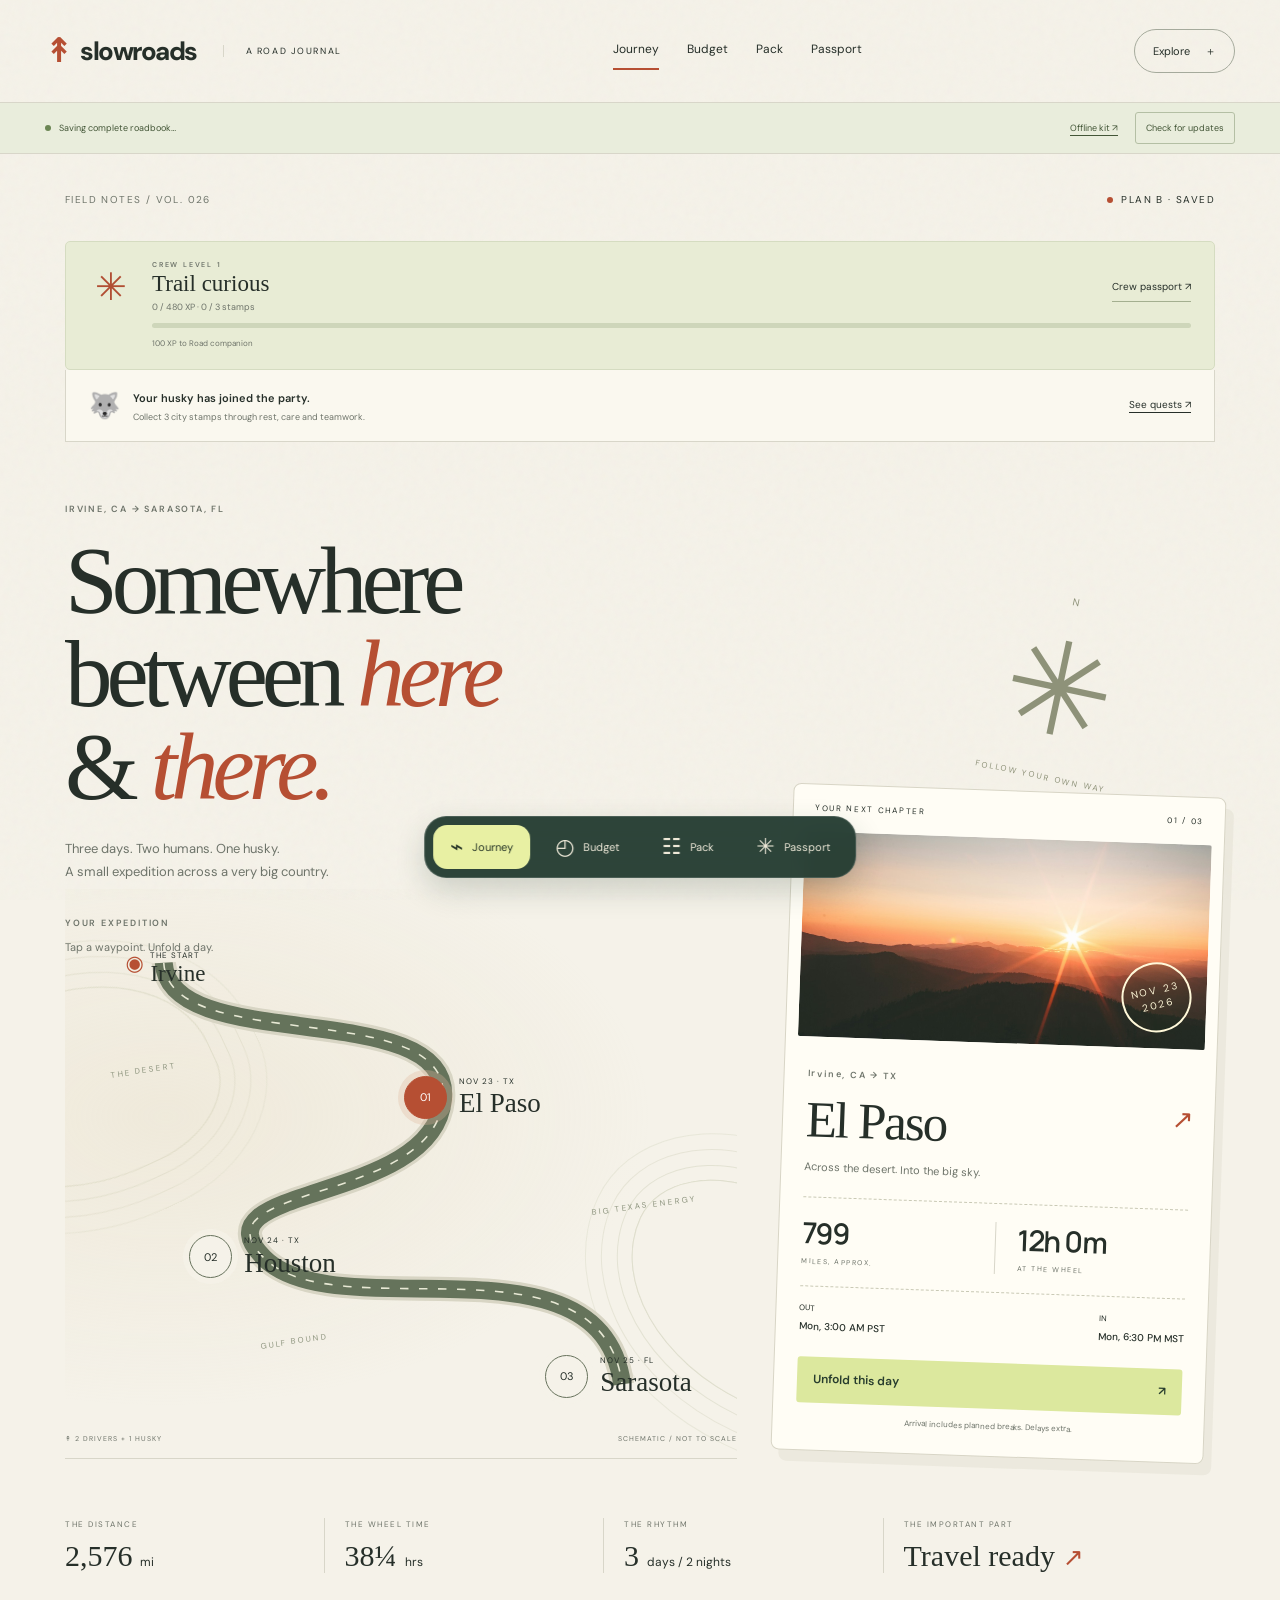
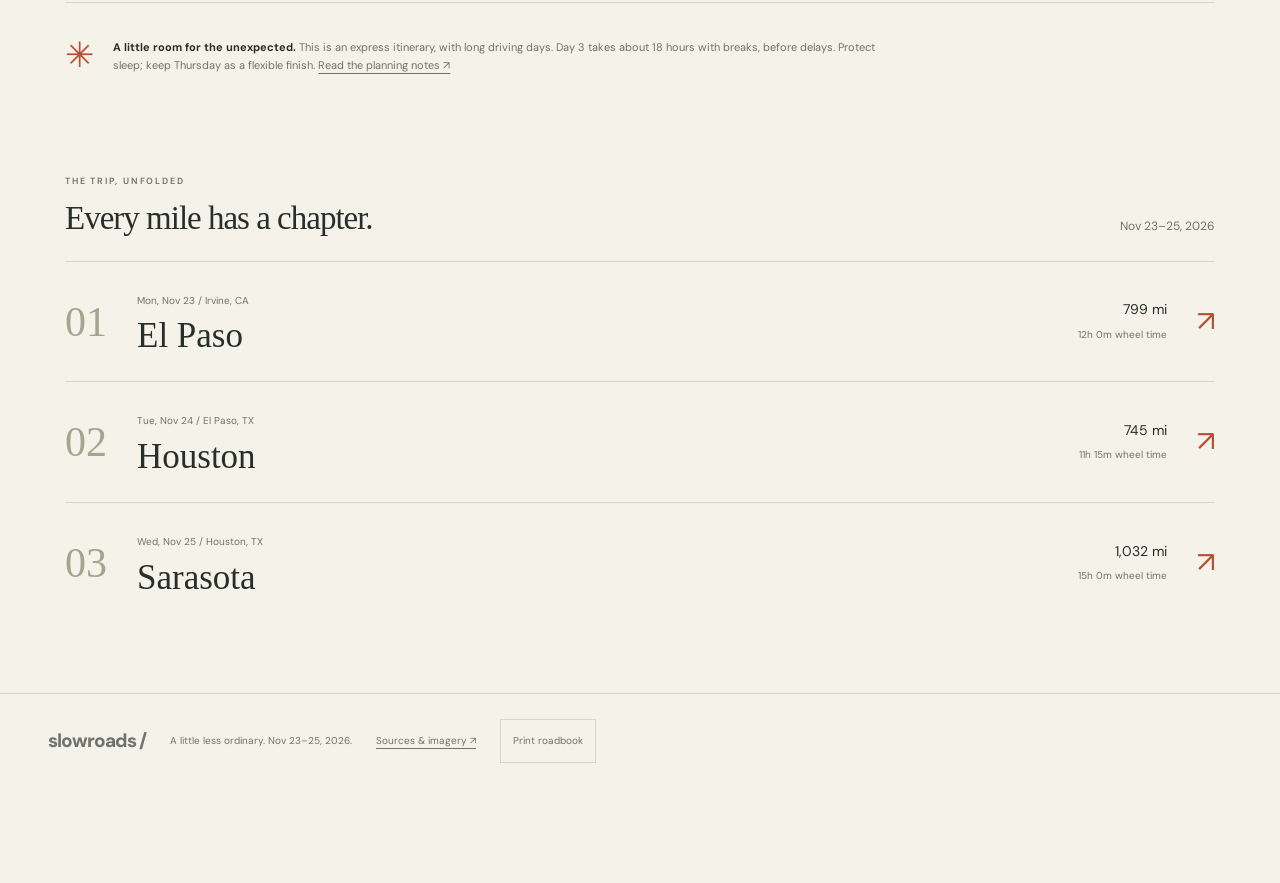
<file: index.html>
<!doctype html>
<html lang="en"><head><meta charset="utf-8"><meta name="viewport" content="width=device-width,initial-scale=1"><meta name="theme-color" content="#233e36"><meta name="description" content="Plan B: a three-day road trip from Irvine to Sarasota with two drivers and a husky."><title>Your journey — Slowroads</title><link rel="icon" href="assets/mark.svg" type="image/svg+xml"><link rel="stylesheet" href="assets/style.css"><script defer src="assets/data.js"></script><script defer src="assets/app.js"></script><script defer src="assets/game-core.js"></script><script defer src="assets/quests.js"></script><link rel="manifest" href="manifest.webmanifest"><meta name="apple-mobile-web-app-capable" content="yes"><script defer src="assets/offline.js"></script></head><body><a class="skip" href="#main">Skip to content</a><div id="app"></div><noscript>This prototype needs JavaScript to show its itinerary. The complete route data is in assets/data.js.</noscript></body></html>
</file>
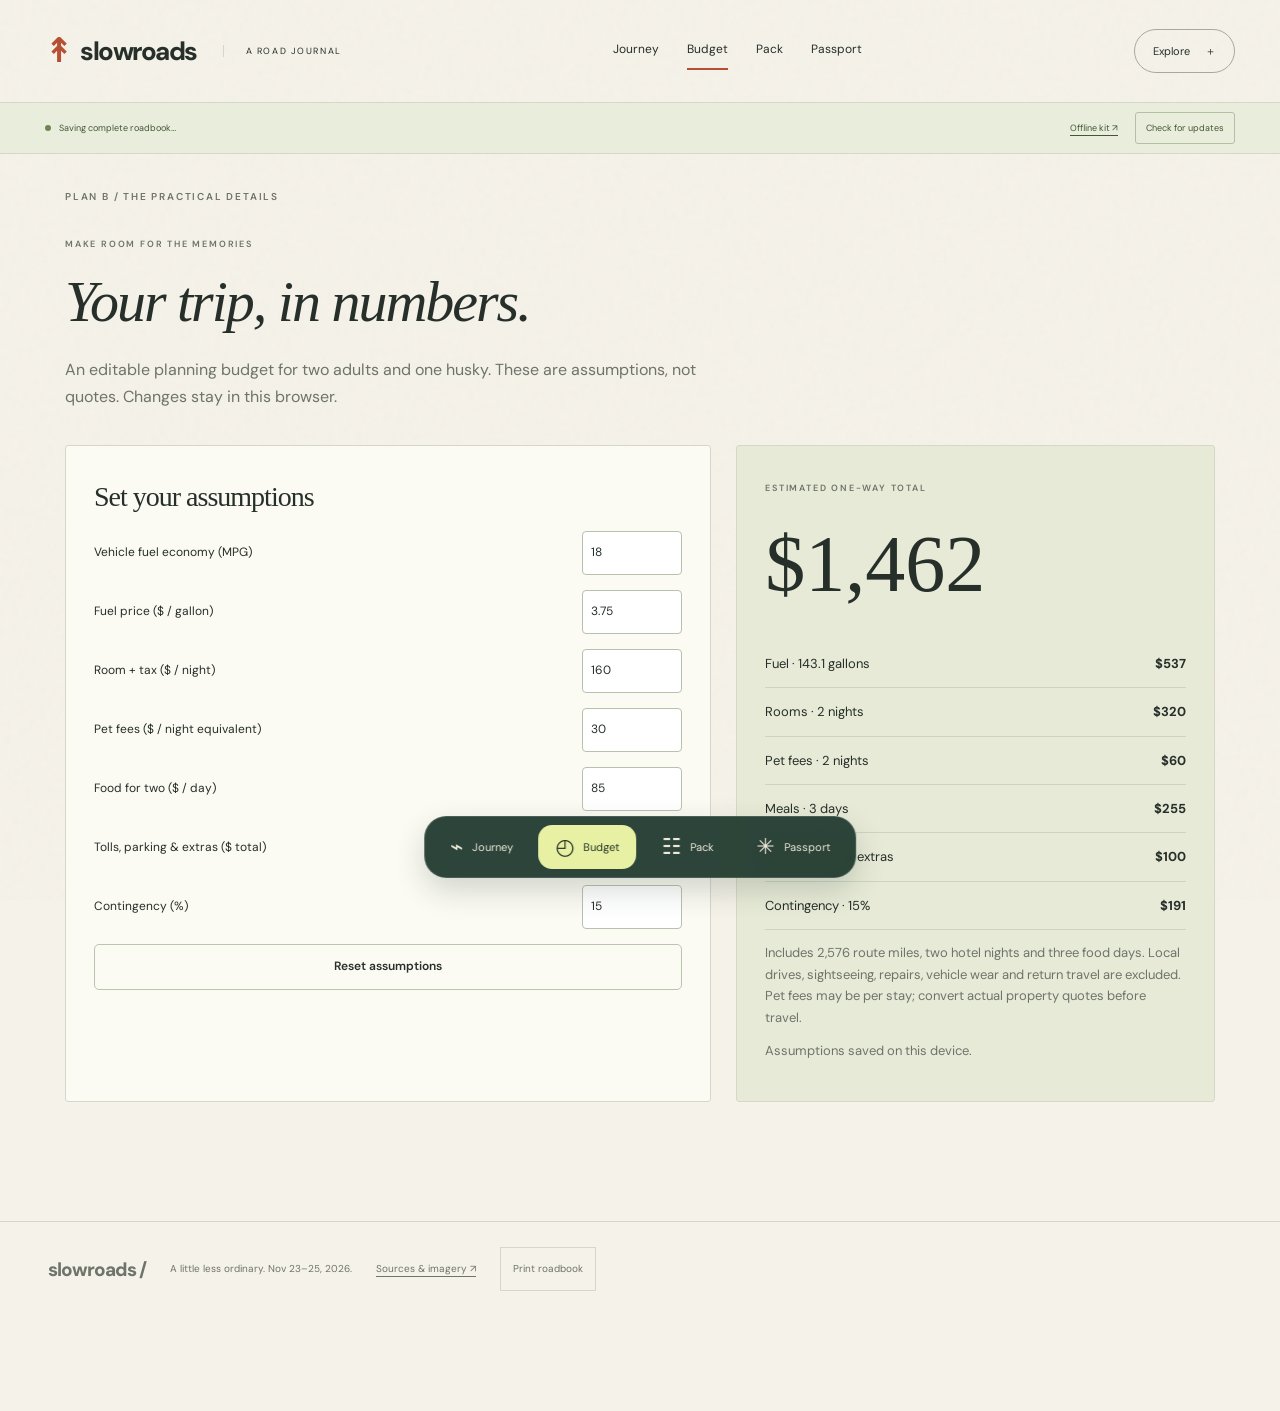
<file: budget.html>
<!doctype html>
<html lang="en"><head><meta charset="utf-8"><meta name="viewport" content="width=device-width,initial-scale=1"><meta name="theme-color" content="#233e36"><meta name="description" content="Plan B: a three-day road trip from Irvine to Sarasota with two drivers and a husky."><title>Trip budget — Slowroads</title><link rel="icon" href="assets/mark.svg" type="image/svg+xml"><link rel="stylesheet" href="assets/style.css"><script defer src="assets/data.js"></script><script defer src="assets/app.js"></script><script defer src="assets/game-core.js"></script><script defer src="assets/quests.js"></script><link rel="manifest" href="manifest.webmanifest"><meta name="apple-mobile-web-app-capable" content="yes"><script defer src="assets/offline.js"></script></head><body><a class="skip" href="#main">Skip to content</a><div id="app"></div><noscript>This prototype needs JavaScript to show its itinerary. The complete route data is in assets/data.js.</noscript></body></html>
</file>
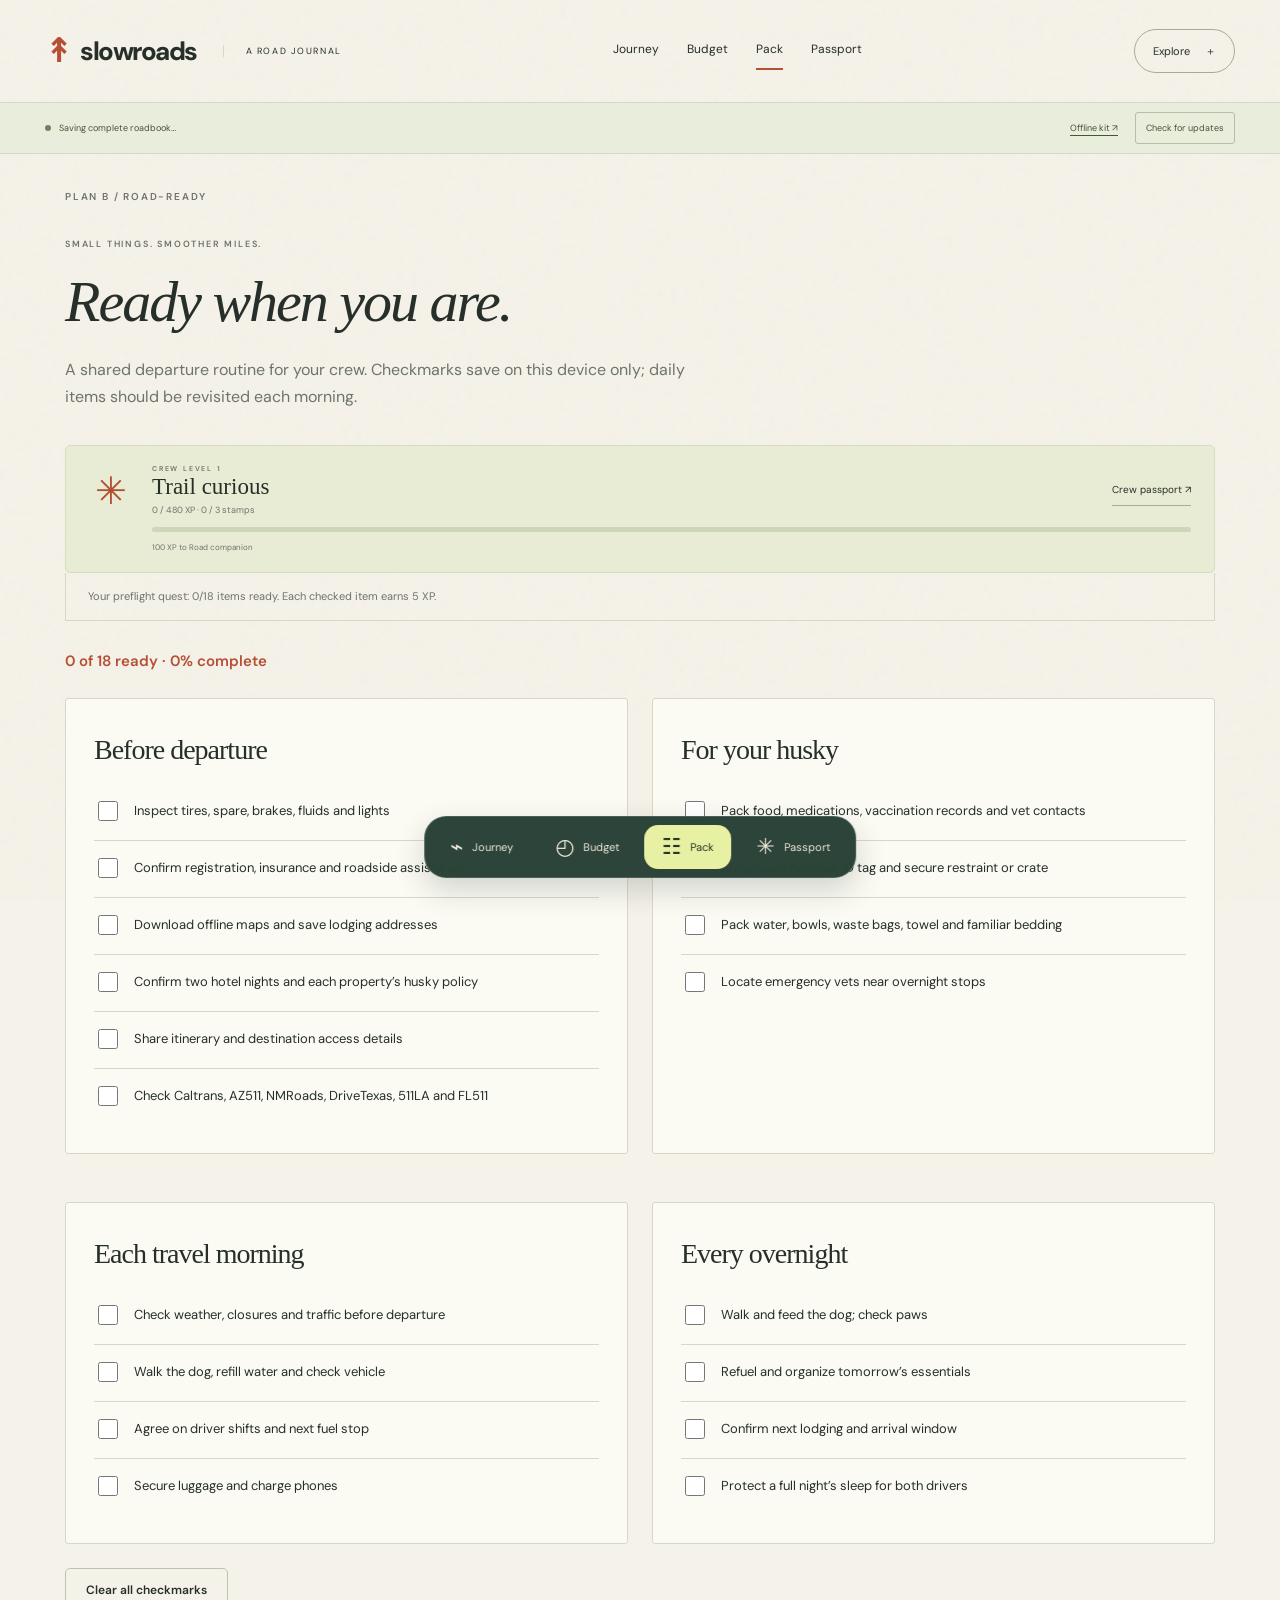
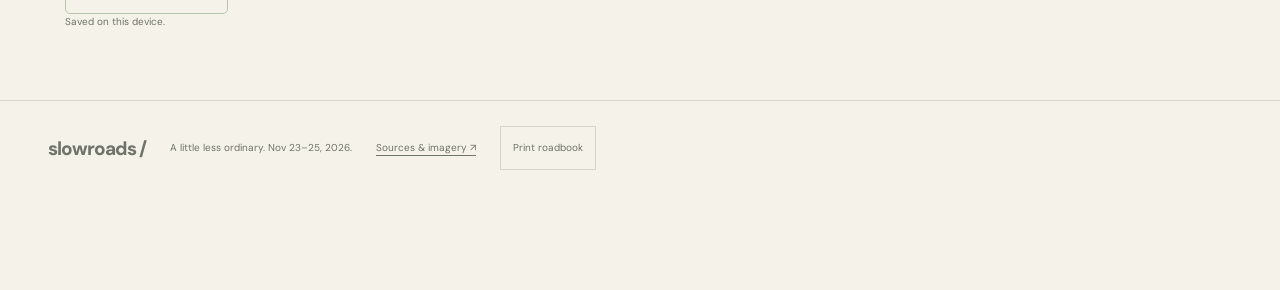
<file: checklist.html>
<!doctype html>
<html lang="en"><head><meta charset="utf-8"><meta name="viewport" content="width=device-width,initial-scale=1"><meta name="theme-color" content="#233e36"><meta name="description" content="Plan B: a three-day road trip from Irvine to Sarasota with two drivers and a husky."><title>Travel checklist — Slowroads</title><link rel="icon" href="assets/mark.svg" type="image/svg+xml"><link rel="stylesheet" href="assets/style.css"><script defer src="assets/data.js"></script><script defer src="assets/app.js"></script><script defer src="assets/game-core.js"></script><script defer src="assets/quests.js"></script><link rel="manifest" href="manifest.webmanifest"><meta name="apple-mobile-web-app-capable" content="yes"><script defer src="assets/offline.js"></script></head><body><a class="skip" href="#main">Skip to content</a><div id="app"></div><noscript>This prototype needs JavaScript to show its itinerary. The complete route data is in assets/data.js.</noscript></body></html>
</file>
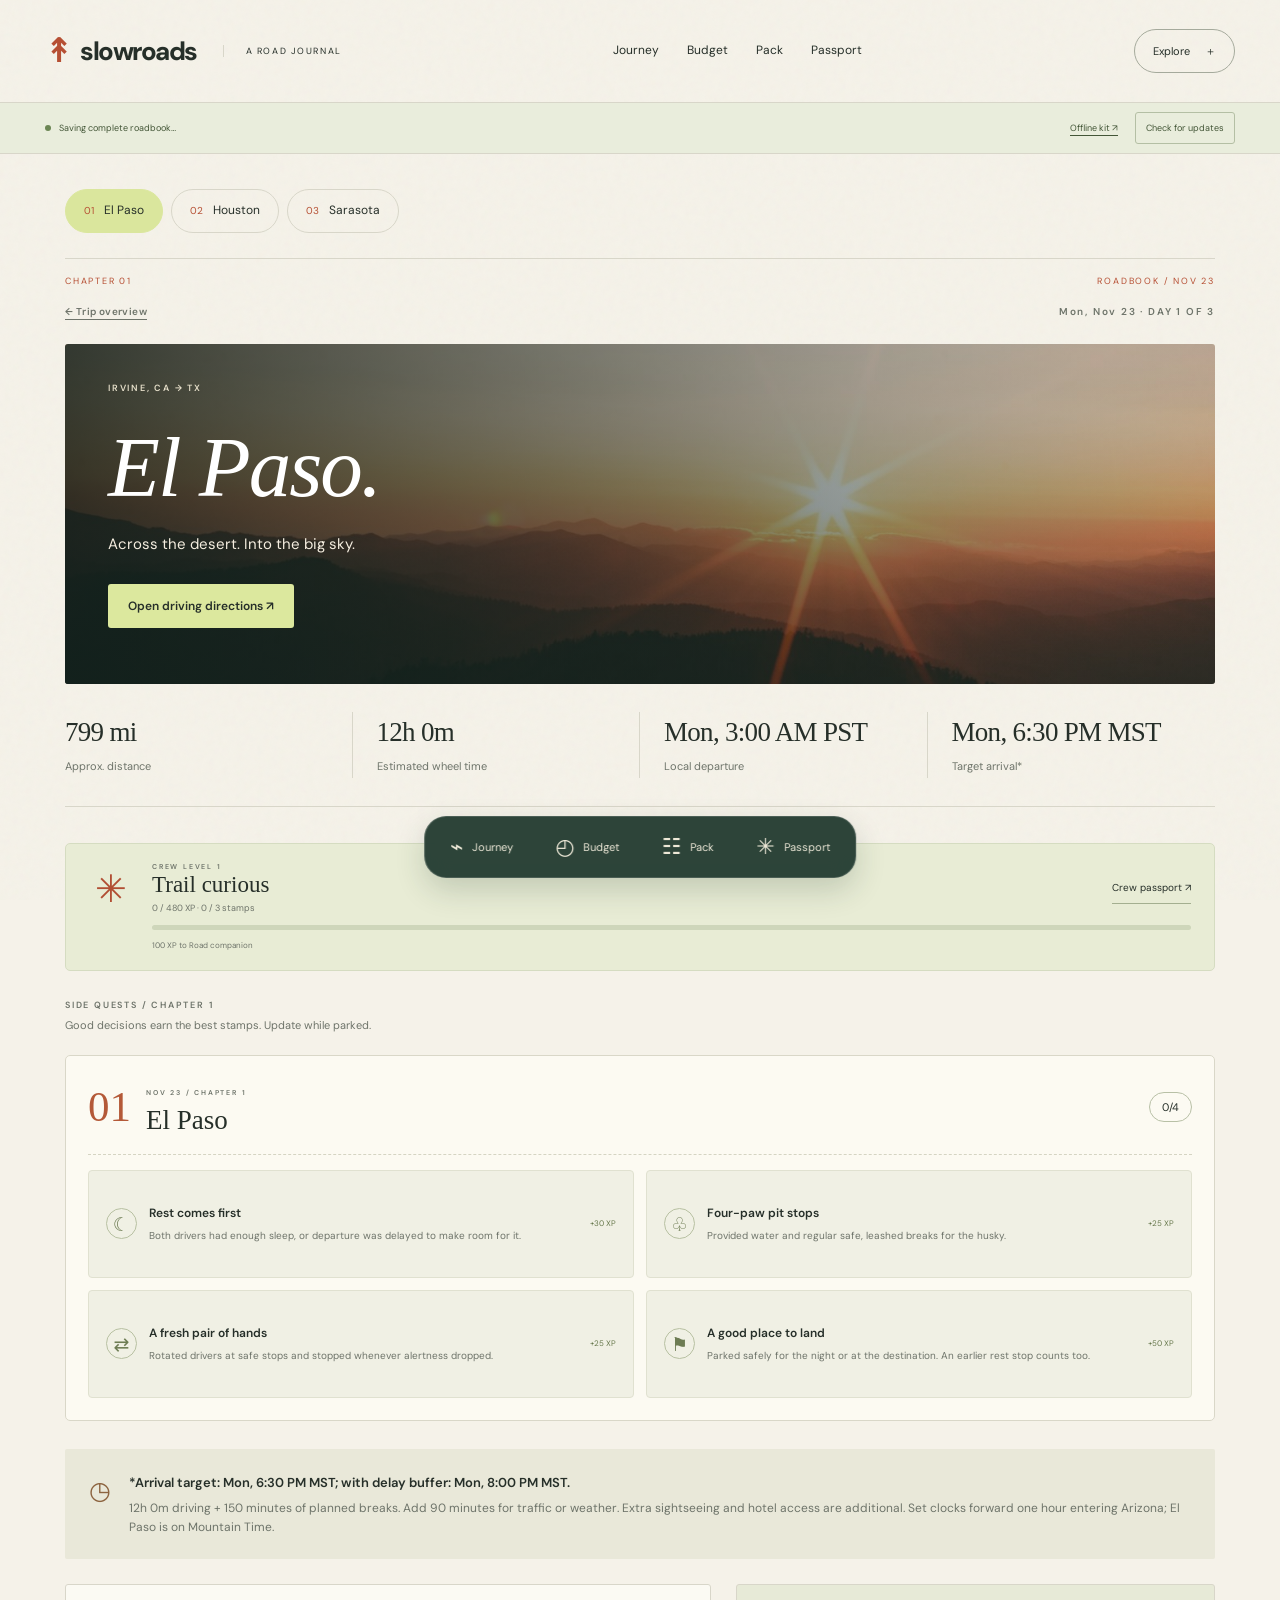
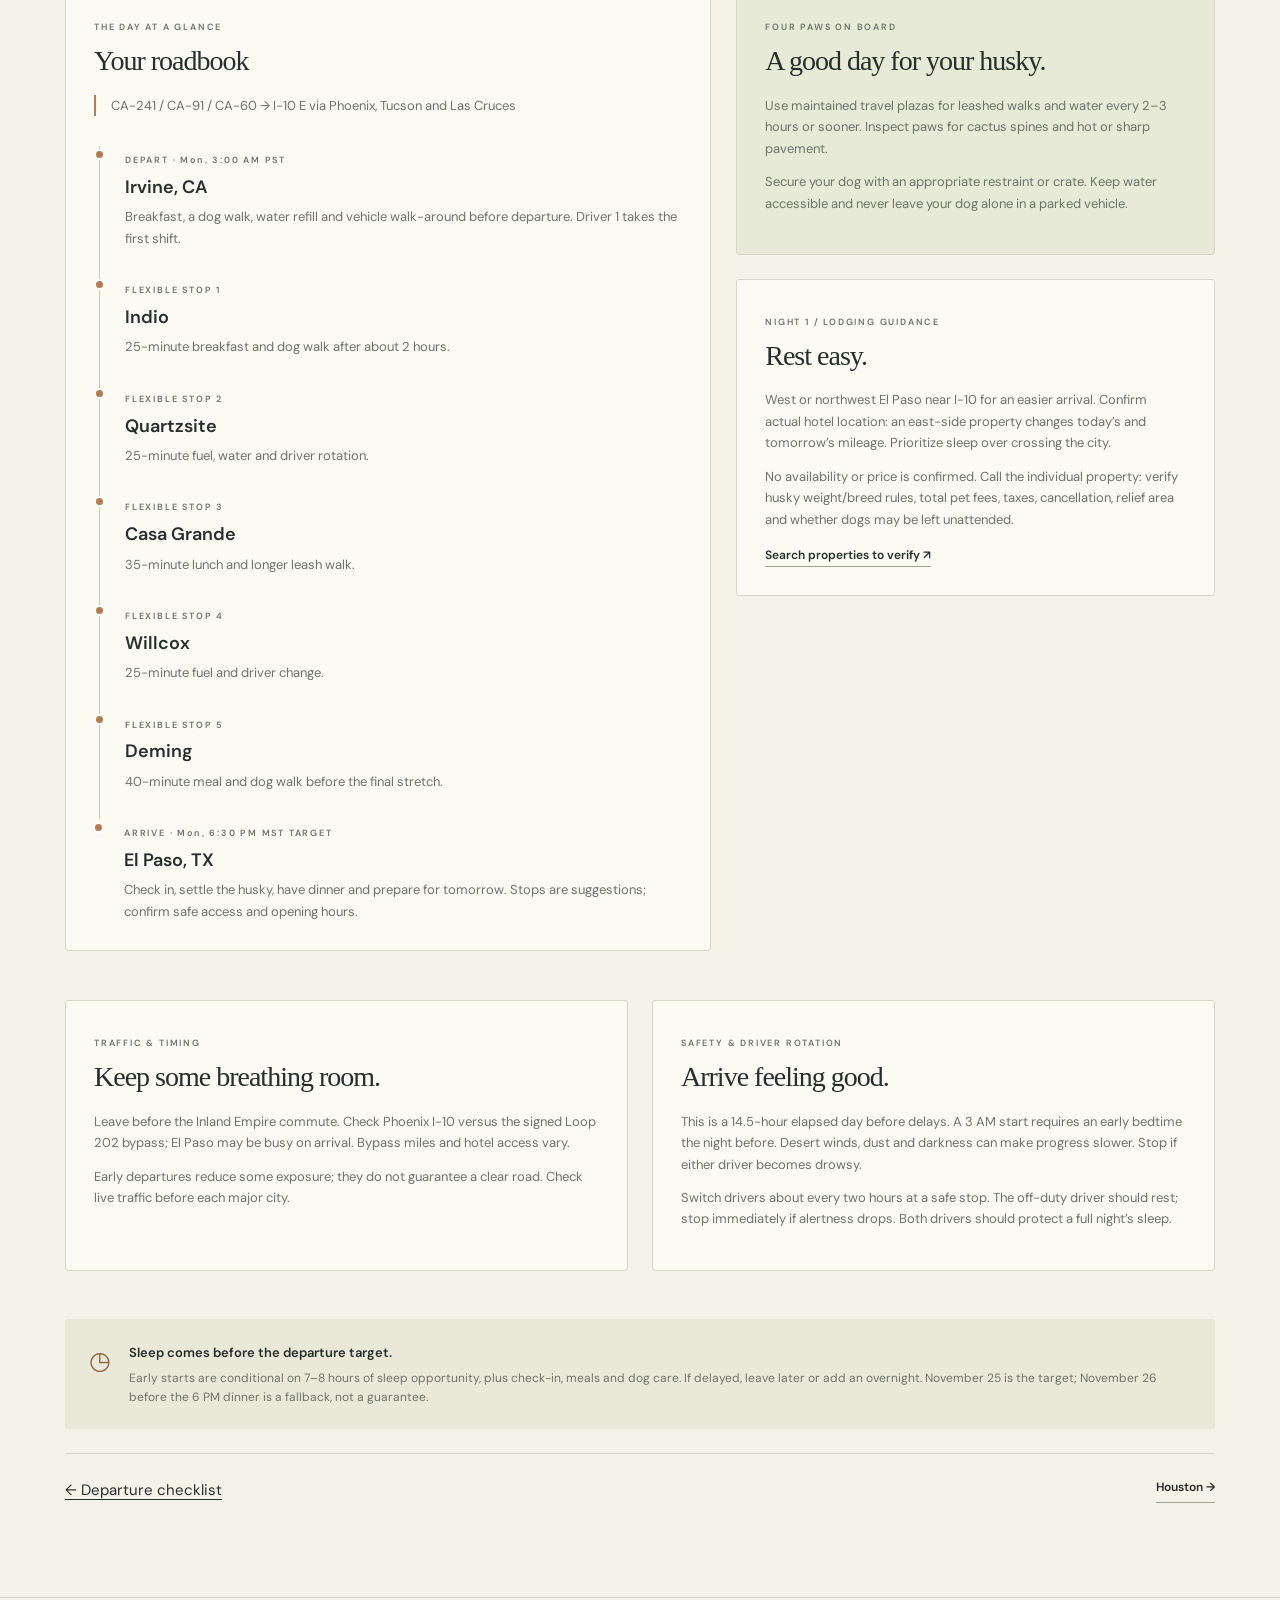
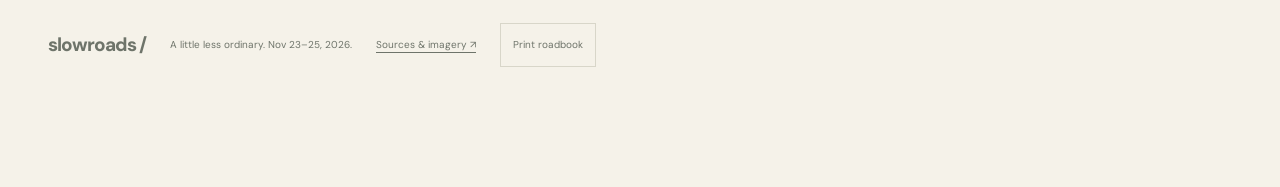
<file: day-1.html>
<!doctype html>
<html lang="en"><head><meta charset="utf-8"><meta name="viewport" content="width=device-width,initial-scale=1"><meta name="theme-color" content="#233e36"><meta name="description" content="Plan B: a three-day road trip from Irvine to Sarasota with two drivers and a husky."><title>Day 1 · El Paso — Slowroads</title><link rel="icon" href="assets/mark.svg" type="image/svg+xml"><link rel="stylesheet" href="assets/style.css"><script defer src="assets/data.js"></script><script defer src="assets/app.js"></script><script defer src="assets/game-core.js"></script><script defer src="assets/quests.js"></script><link rel="manifest" href="manifest.webmanifest"><meta name="apple-mobile-web-app-capable" content="yes"><script defer src="assets/offline.js"></script></head><body><a class="skip" href="#main">Skip to content</a><div id="app"></div><noscript>This prototype needs JavaScript to show its itinerary. The complete route data is in assets/data.js.</noscript></body></html>
</file>
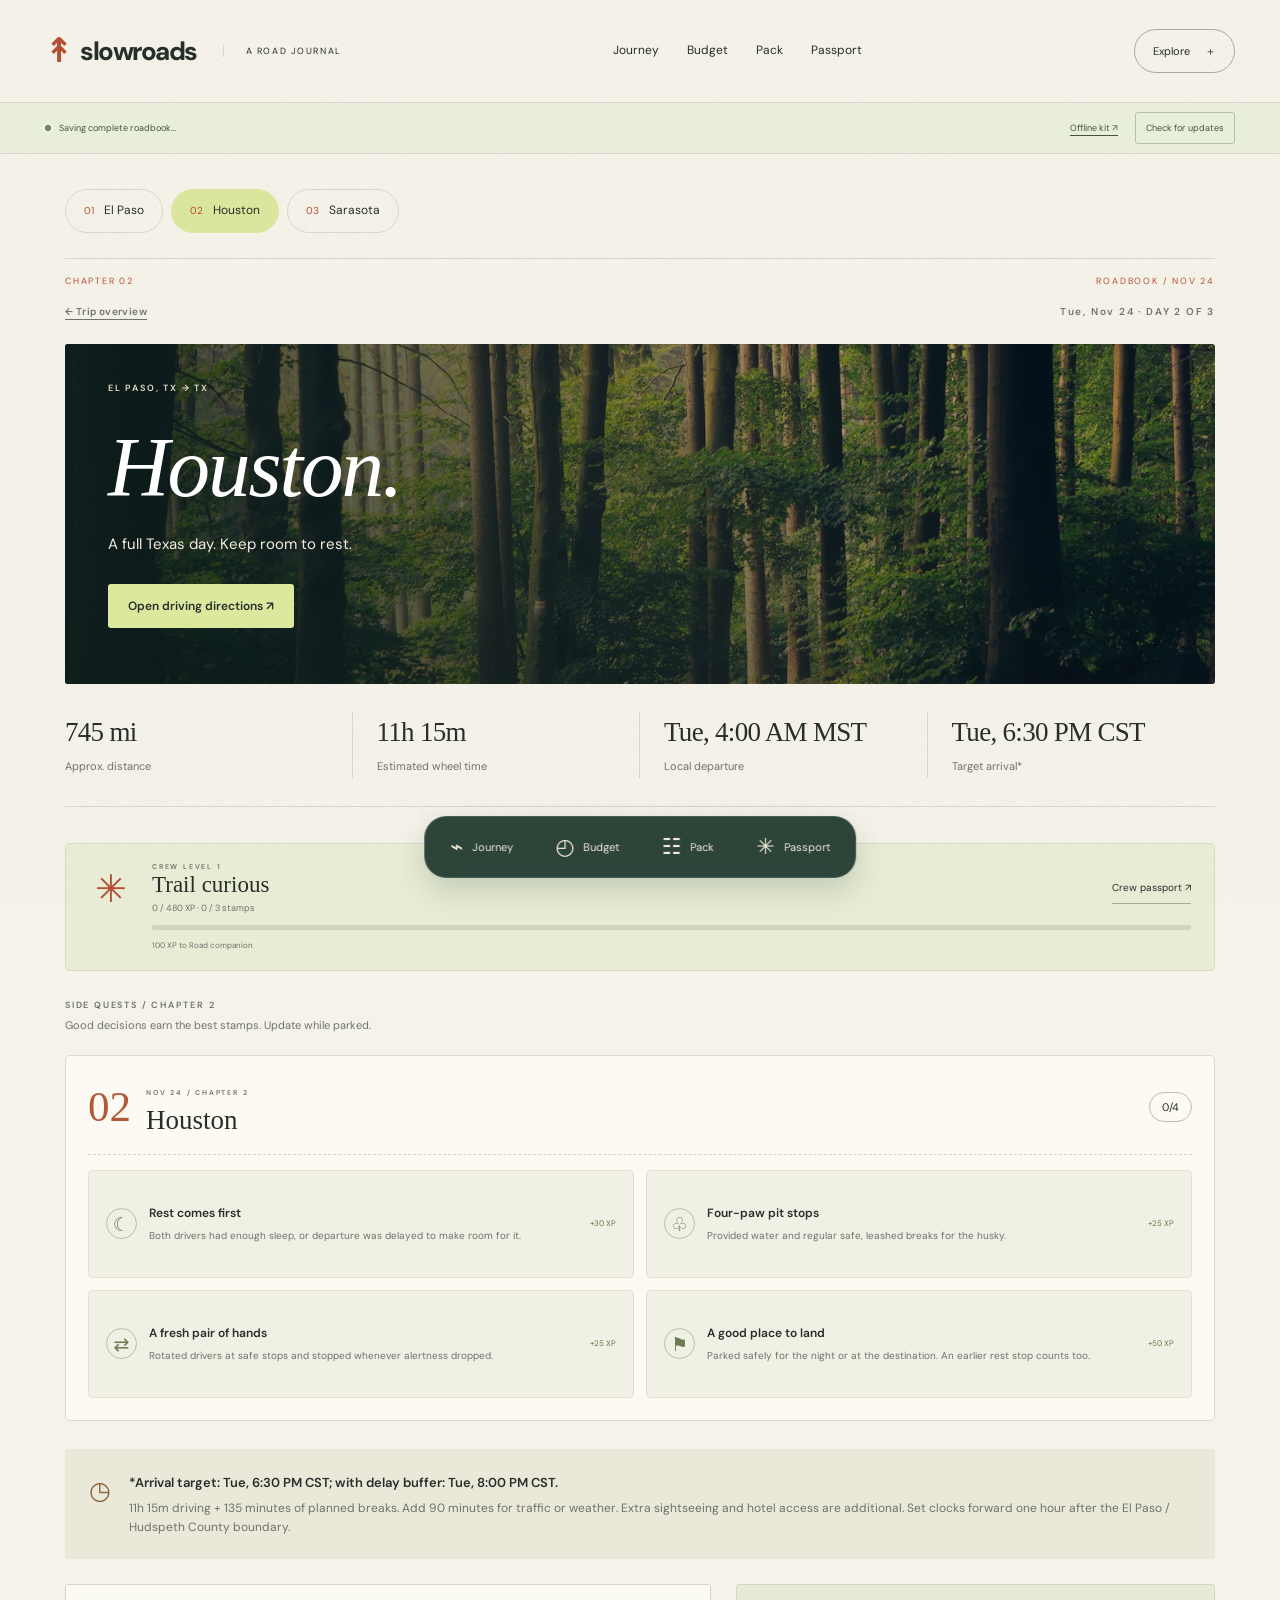
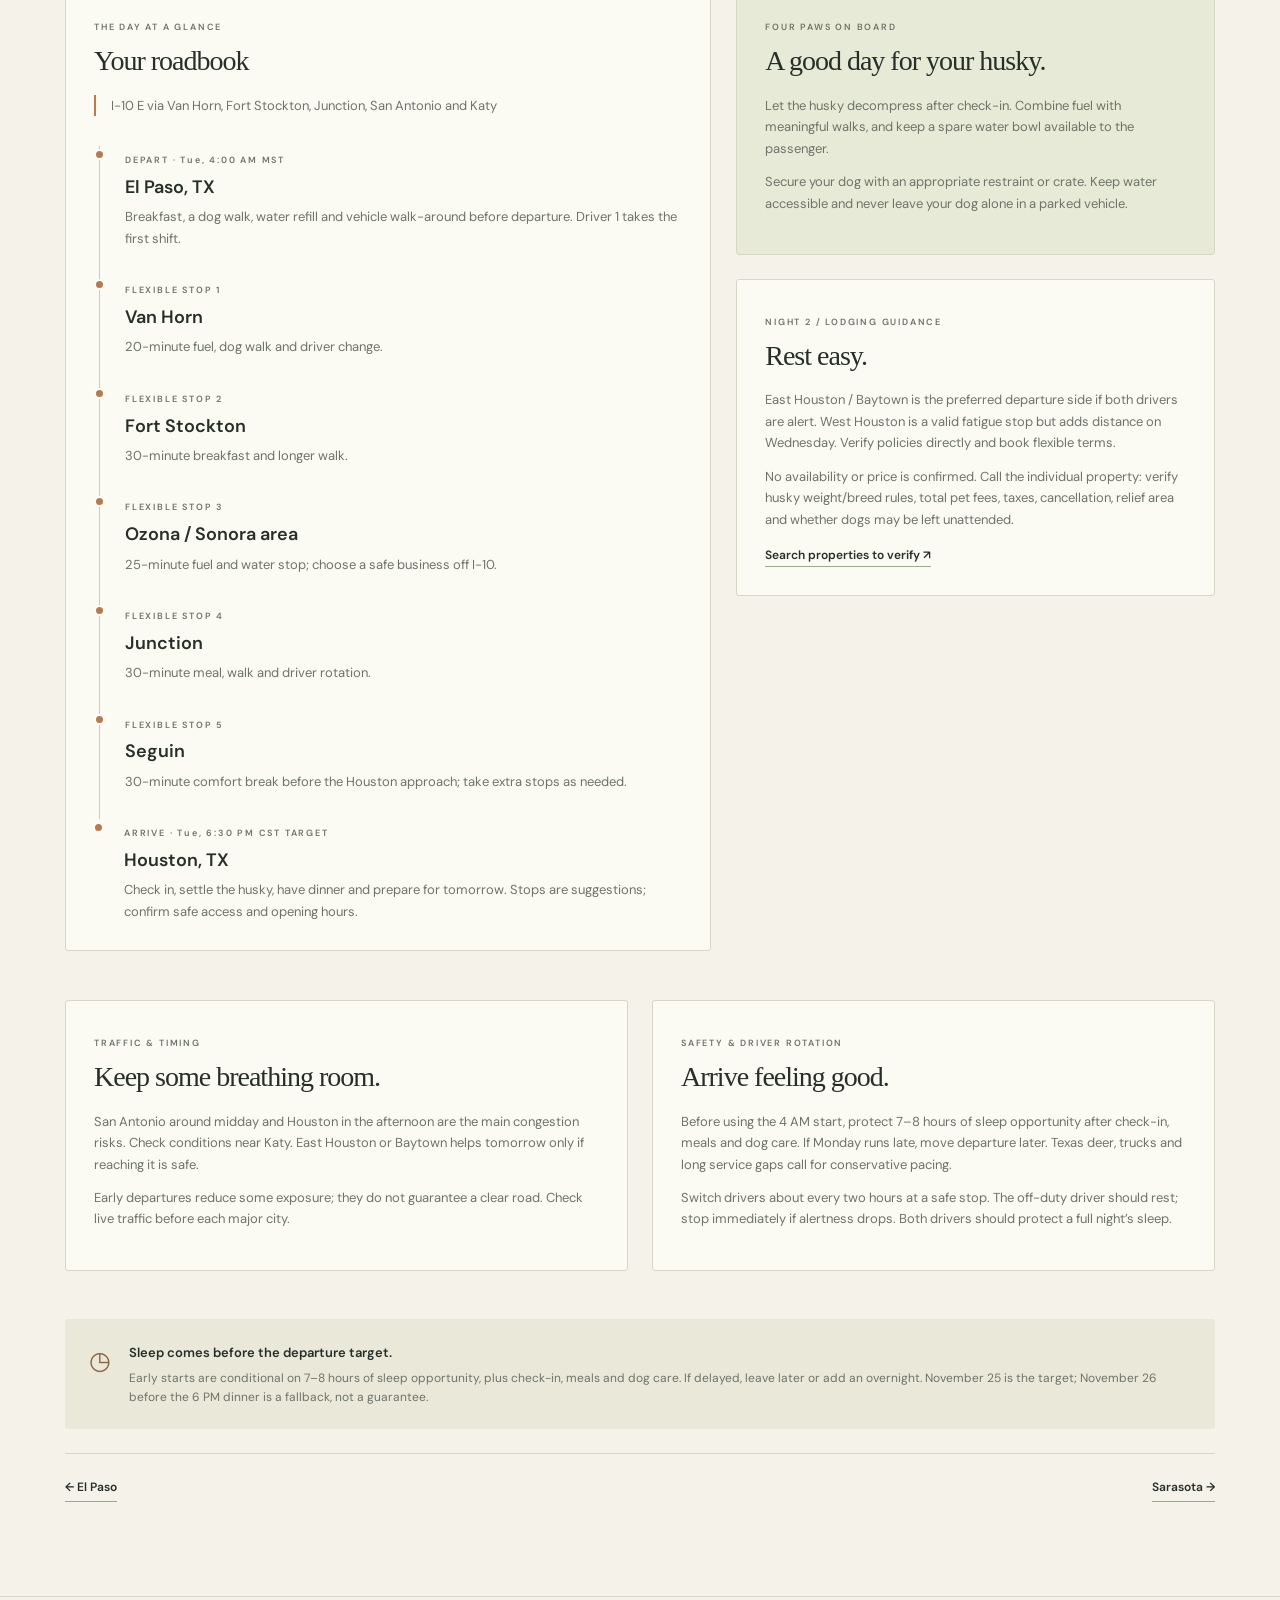
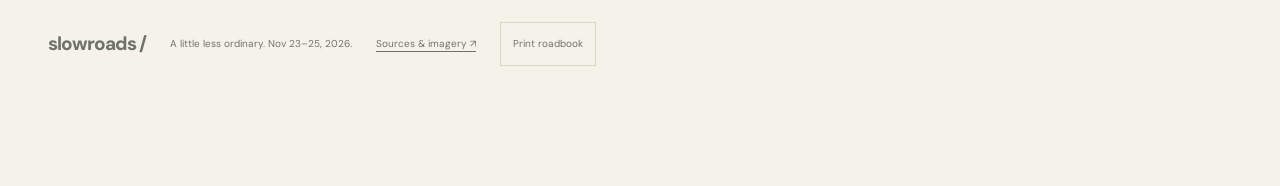
<file: day-2.html>
<!doctype html>
<html lang="en"><head><meta charset="utf-8"><meta name="viewport" content="width=device-width,initial-scale=1"><meta name="theme-color" content="#233e36"><meta name="description" content="Plan B: a three-day road trip from Irvine to Sarasota with two drivers and a husky."><title>Day 2 · Houston — Slowroads</title><link rel="icon" href="assets/mark.svg" type="image/svg+xml"><link rel="stylesheet" href="assets/style.css"><script defer src="assets/data.js"></script><script defer src="assets/app.js"></script><script defer src="assets/game-core.js"></script><script defer src="assets/quests.js"></script><link rel="manifest" href="manifest.webmanifest"><meta name="apple-mobile-web-app-capable" content="yes"><script defer src="assets/offline.js"></script></head><body><a class="skip" href="#main">Skip to content</a><div id="app"></div><noscript>This prototype needs JavaScript to show its itinerary. The complete route data is in assets/data.js.</noscript></body></html>
</file>
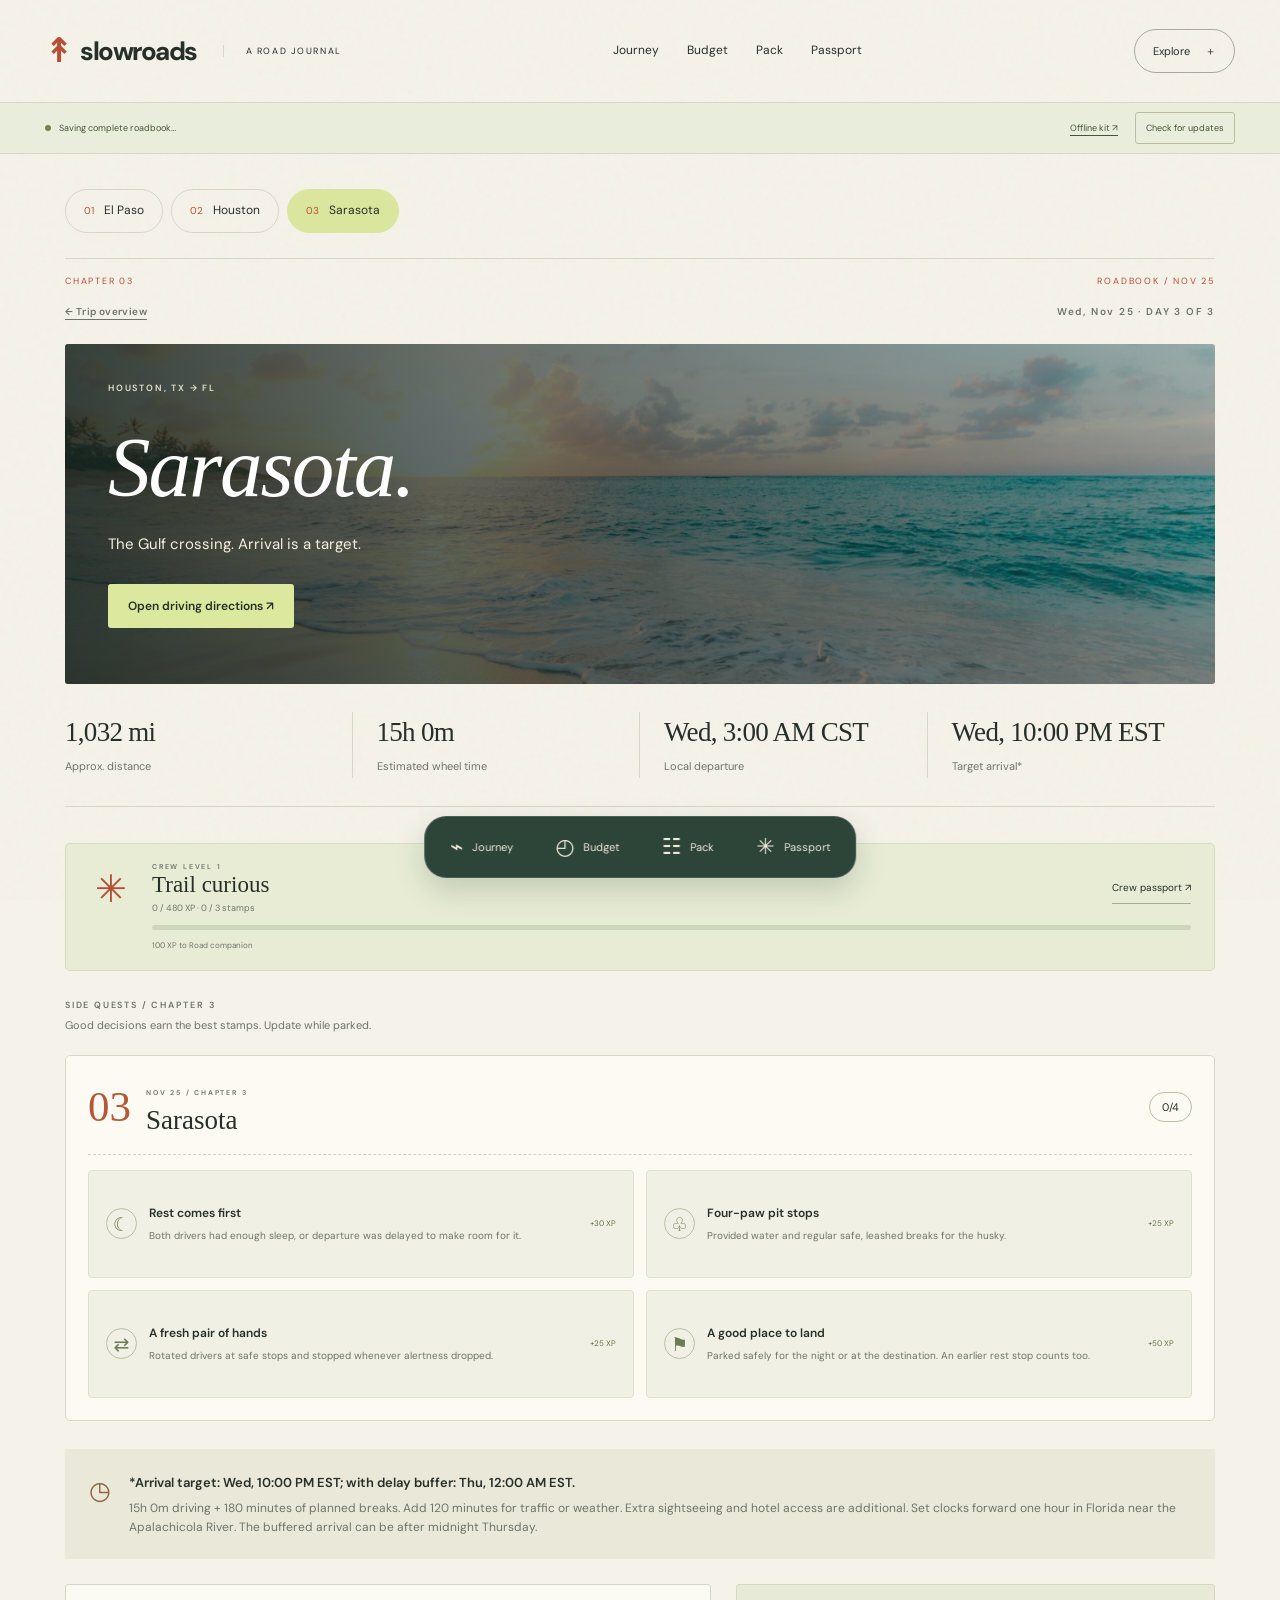
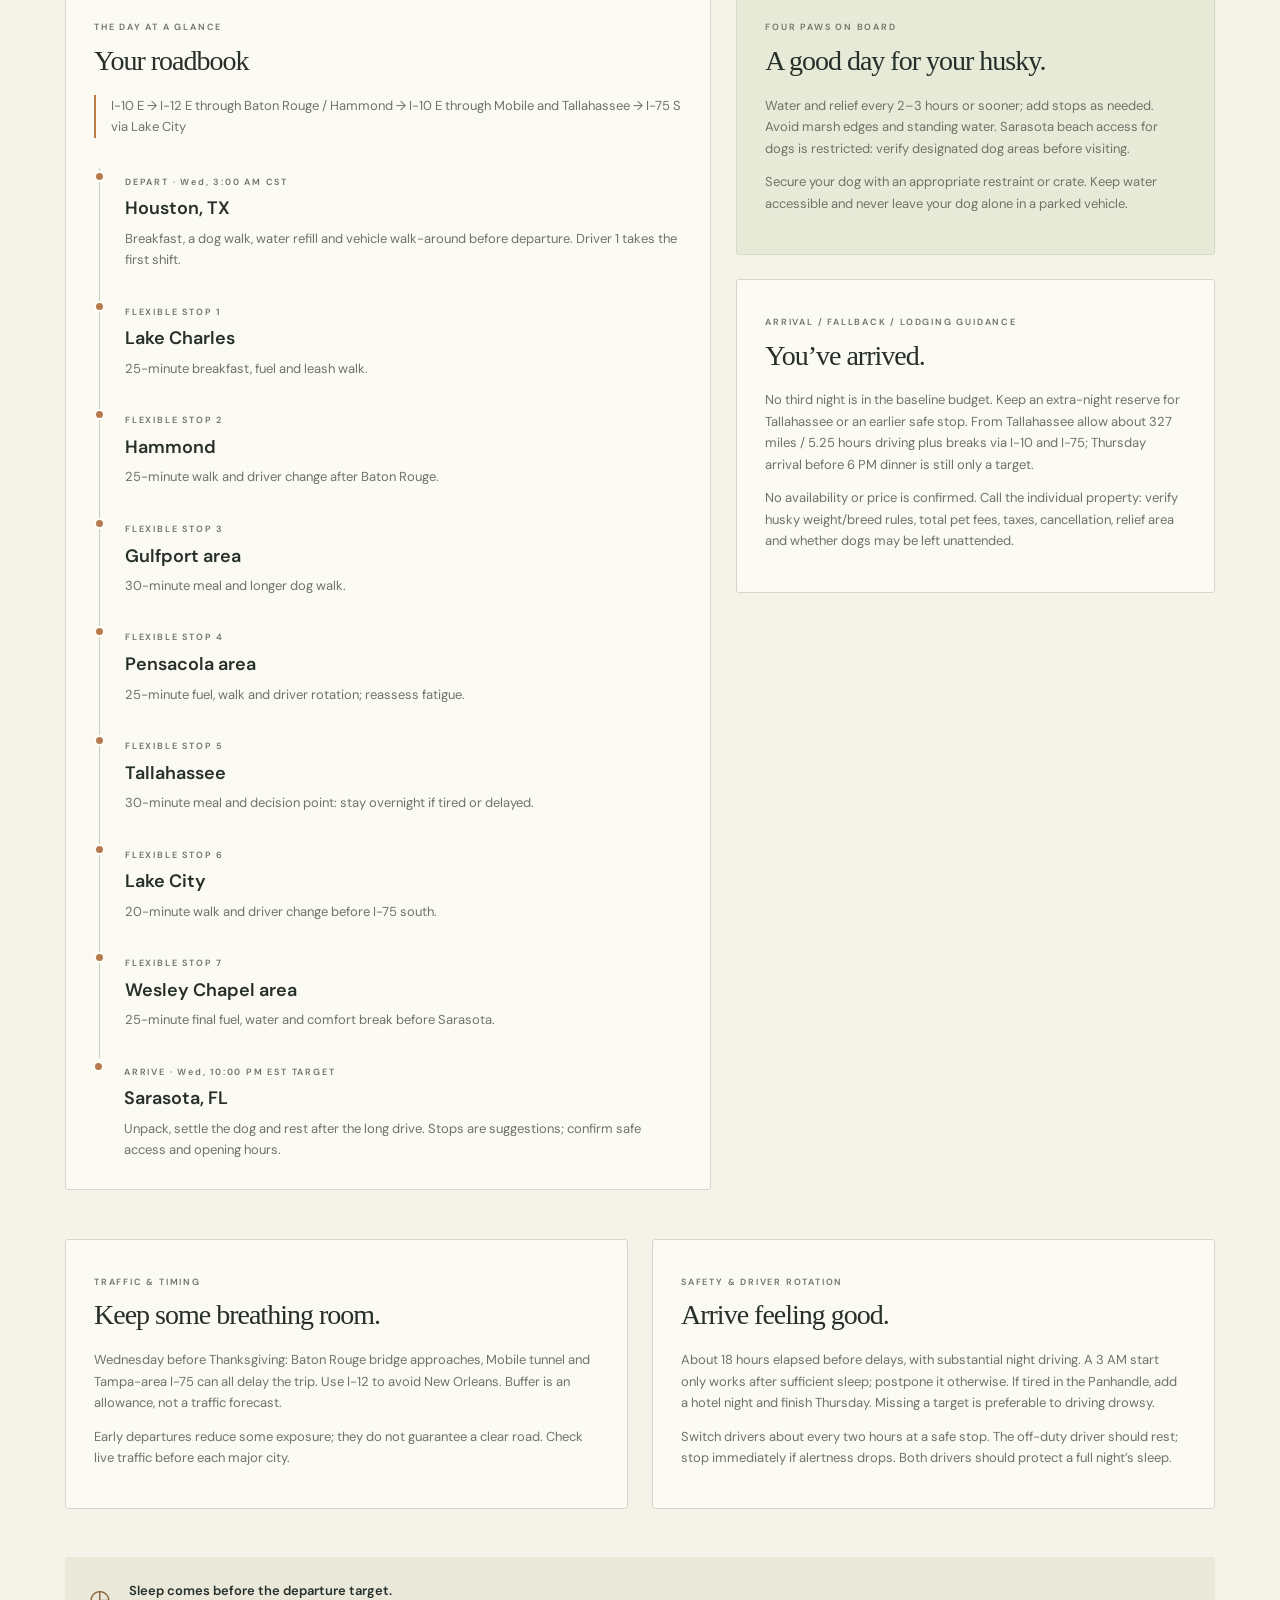
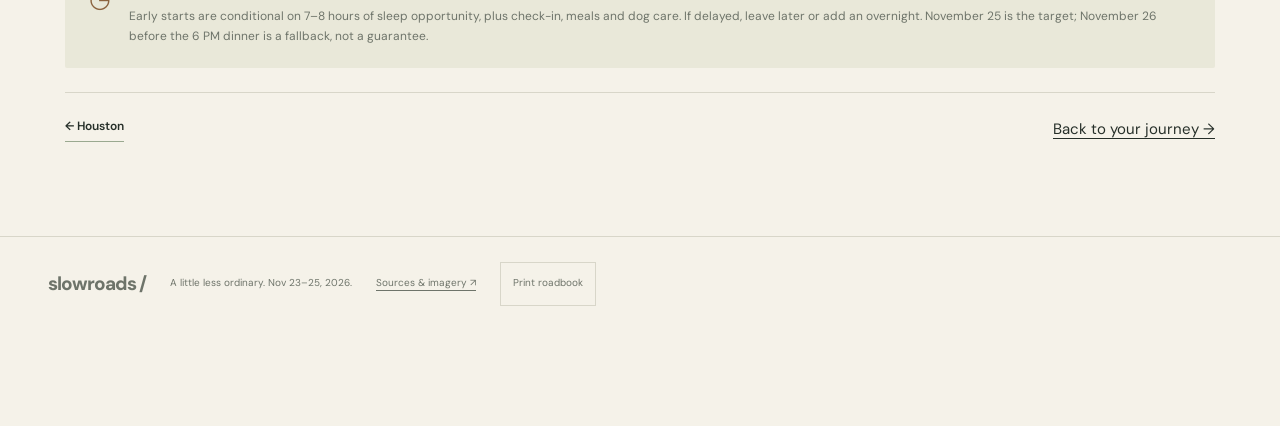
<file: day-3.html>
<!doctype html>
<html lang="en"><head><meta charset="utf-8"><meta name="viewport" content="width=device-width,initial-scale=1"><meta name="theme-color" content="#233e36"><meta name="description" content="Plan B: a three-day road trip from Irvine to Sarasota with two drivers and a husky."><title>Day 3 · Sarasota — Slowroads</title><link rel="icon" href="assets/mark.svg" type="image/svg+xml"><link rel="stylesheet" href="assets/style.css"><script defer src="assets/data.js"></script><script defer src="assets/app.js"></script><script defer src="assets/game-core.js"></script><script defer src="assets/quests.js"></script><link rel="manifest" href="manifest.webmanifest"><meta name="apple-mobile-web-app-capable" content="yes"><script defer src="assets/offline.js"></script></head><body><a class="skip" href="#main">Skip to content</a><div id="app"></div><noscript>This prototype needs JavaScript to show its itinerary. The complete route data is in assets/data.js.</noscript></body></html>
</file>
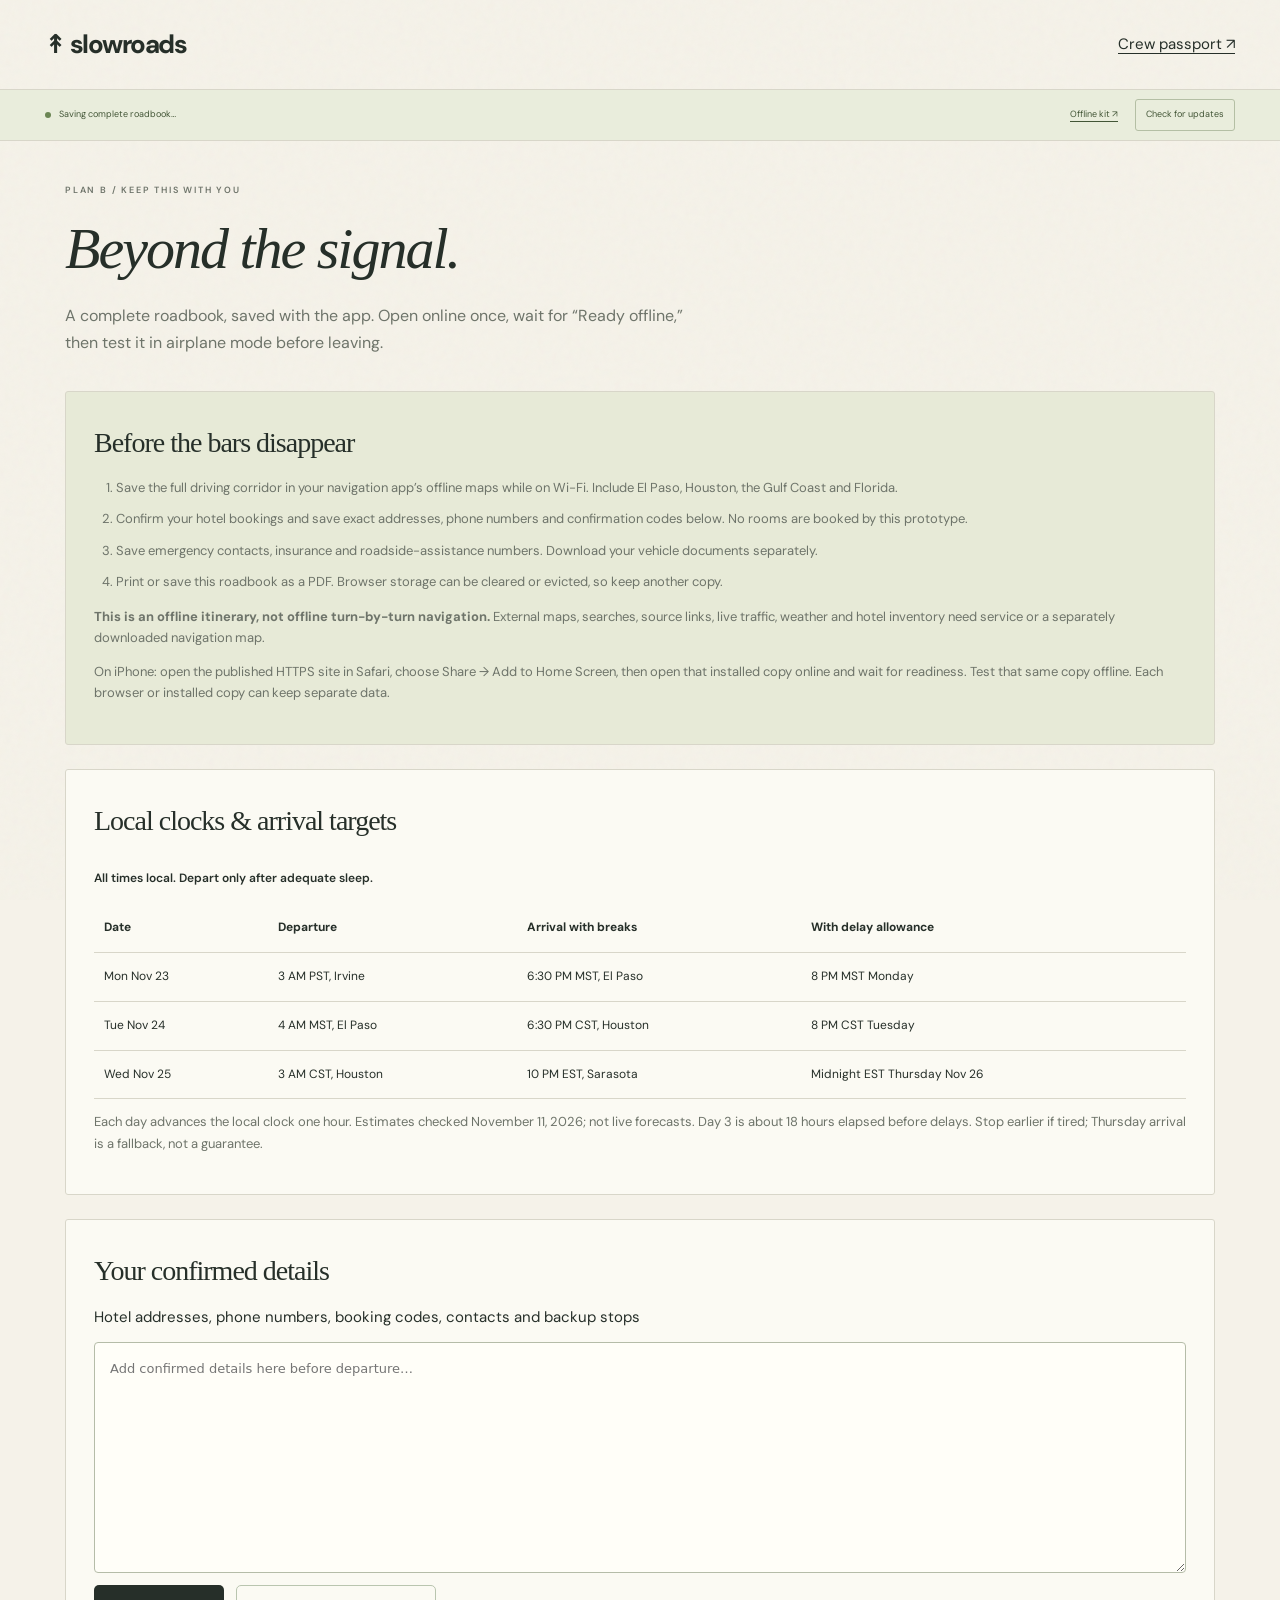
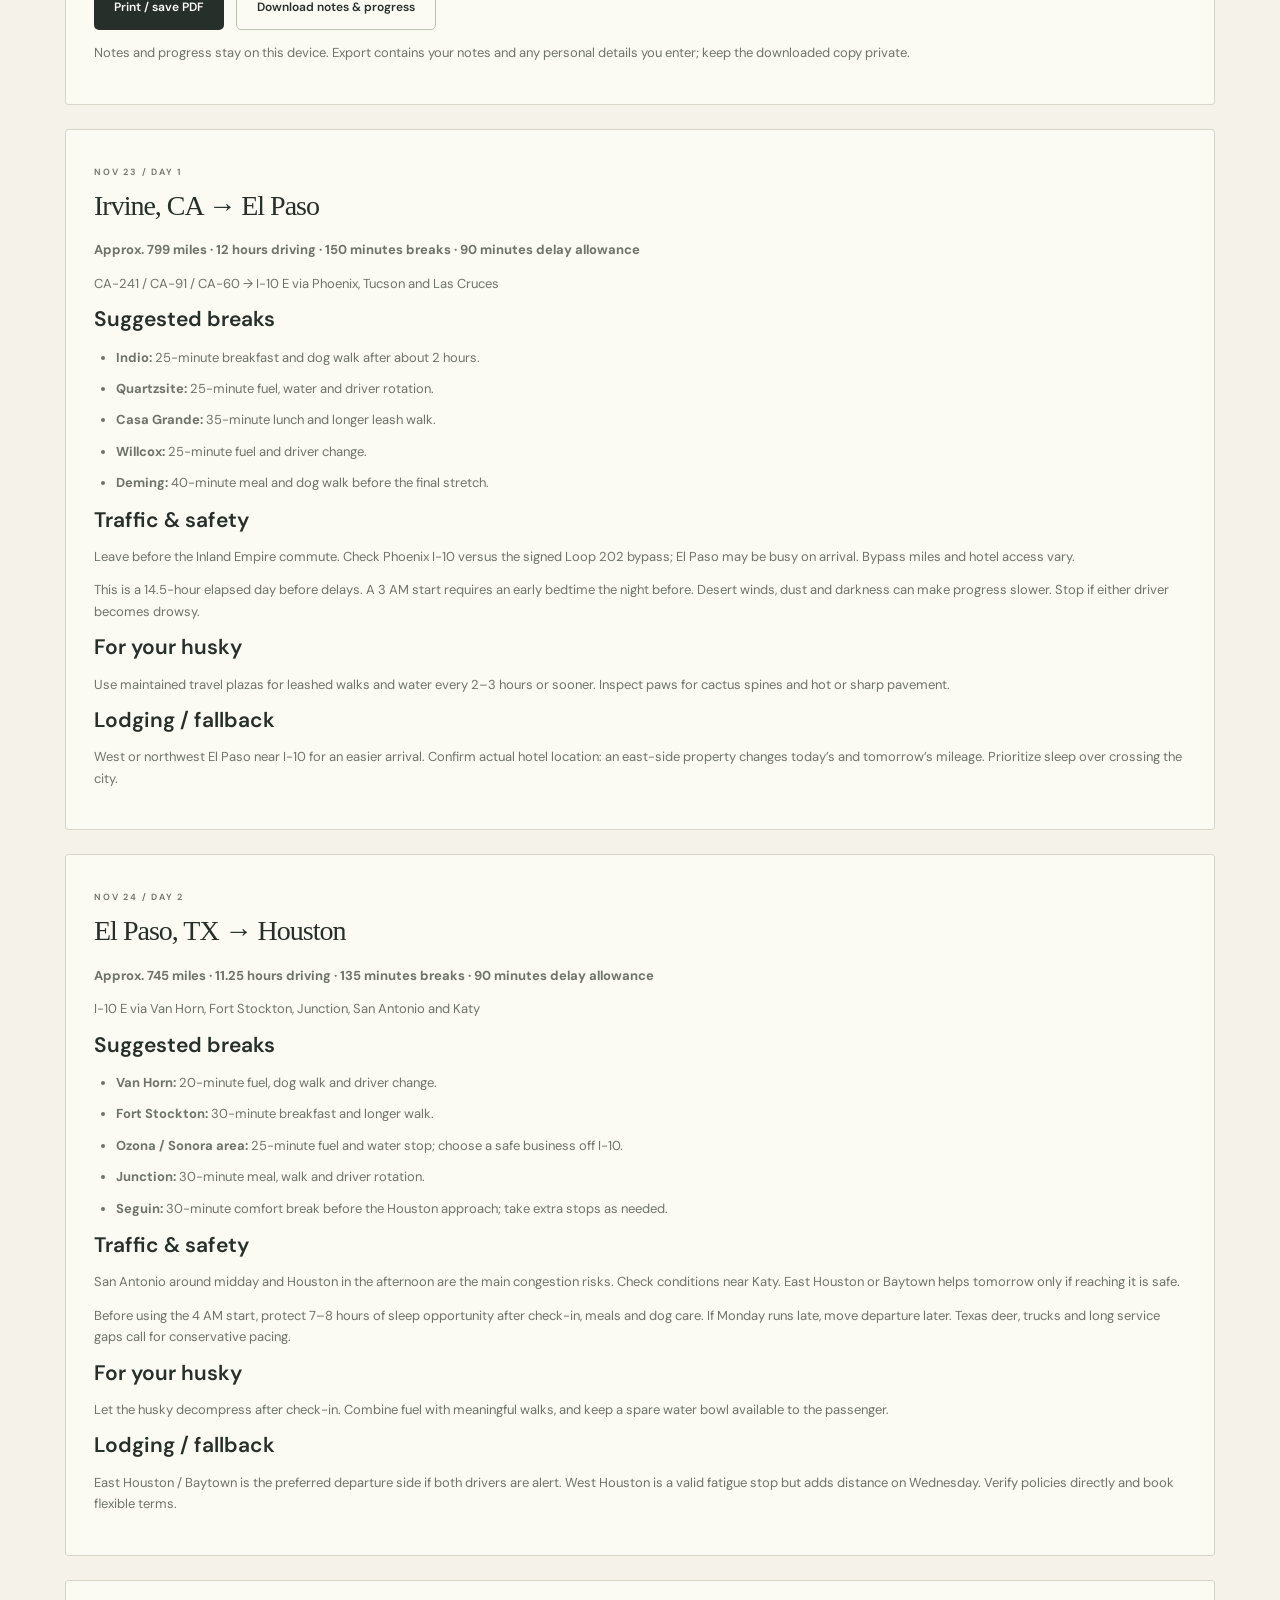
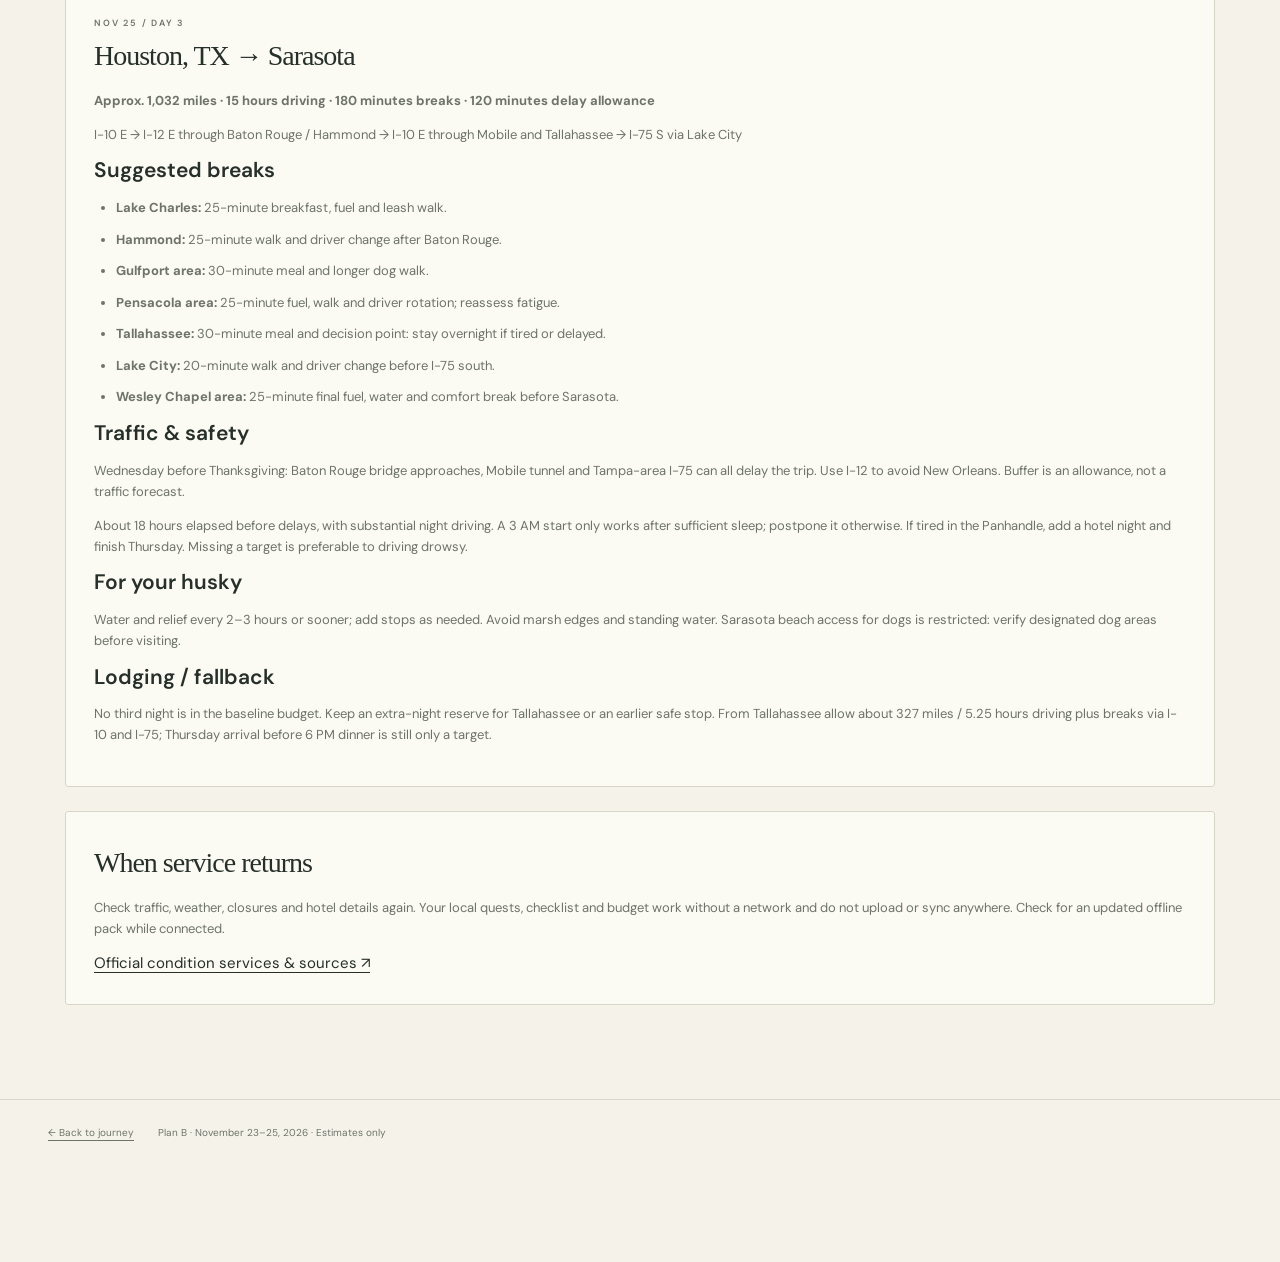
<file: offline.html>
<!doctype html><html lang="en"><head><meta charset="utf-8"><meta name="viewport" content="width=device-width,initial-scale=1"><meta name="theme-color" content="#233e36"><title>Offline roadbook — Slowroads</title><link rel="icon" href="assets/mark.svg"><link rel="manifest" href="manifest.webmanifest"><link rel="stylesheet" href="assets/style.css"><script defer src="assets/offline.js"></script></head><body><a class="skip" href="#main">Skip to content</a><header class="journal-header"><a class="journal-brand" href="index.html">↟ slowroads</a><a href="passport.html">Crew passport ↗</a></header><main id="main"><span class="eyebrow">PLAN B / KEEP THIS WITH YOU</span><h1 class="page-title">Beyond the signal.</h1><p class="intro">A complete roadbook, saved with the app. Open online once, wait for “Ready offline,” then test it in airplane mode before leaving.</p><section class="panel accent"><h2>Before the bars disappear</h2><ol><li>Save the full driving corridor in your navigation app’s offline maps while on Wi-Fi. Include El Paso, Houston, the Gulf Coast and Florida.</li><li>Confirm your hotel bookings and save exact addresses, phone numbers and confirmation codes below. No rooms are booked by this prototype.</li><li>Save emergency contacts, insurance and roadside-assistance numbers. Download your vehicle documents separately.</li><li>Print or save this roadbook as a PDF. Browser storage can be cleared or evicted, so keep another copy.</li></ol><p><strong>This is an offline itinerary, not offline turn-by-turn navigation.</strong> External maps, searches, source links, live traffic, weather and hotel inventory need service or a separately downloaded navigation map.</p><p>On iPhone: open the published HTTPS site in Safari, choose Share → Add to Home Screen, then open that installed copy online and wait for readiness. Test that same copy offline. Each browser or installed copy can keep separate data.</p></section><section class="panel"><h2>Local clocks & arrival targets</h2><div class="table-scroll"><table><caption>All times local. Depart only after adequate sleep.</caption><thead><tr><th>Date</th><th>Departure</th><th>Arrival with breaks</th><th>With delay allowance</th></tr></thead><tbody><tr><td>Mon Nov 23</td><td>3 AM PST, Irvine</td><td>6:30 PM MST, El Paso</td><td>8 PM MST Monday</td></tr><tr><td>Tue Nov 24</td><td>4 AM MST, El Paso</td><td>6:30 PM CST, Houston</td><td>8 PM CST Tuesday</td></tr><tr><td>Wed Nov 25</td><td>3 AM CST, Houston</td><td>10 PM EST, Sarasota</td><td>Midnight EST Thursday Nov 26</td></tr></tbody></table></div><p>Each day advances the local clock one hour. Estimates checked November 11, 2026; not live forecasts. Day 3 is about 18 hours elapsed before delays. Stop earlier if tired; Thursday arrival is a fallback, not a guarantee.</p></section><section class="panel"><h2>Your confirmed details</h2><label for="offline-notes">Hotel addresses, phone numbers, booking codes, contacts and backup stops</label><textarea id="offline-notes" rows="9" placeholder="Add confirmed details here before departure…"></textarea><p id="notes-status" role="status" class="caption"></p><div class="offline-actions"><button class="button" id="print-roadbook">Print / save PDF</button><button class="button secondary" id="export-trip">Download notes & progress</button></div><p class="caption">Notes and progress stay on this device. Export contains your notes and any personal details you enter; keep the downloaded copy private.</p></section><section class="panel"><span class="eyebrow">NOV 23 / DAY 1</span><h2>Irvine, CA → El Paso</h2><p><strong>Approx. 799 miles · 12 hours driving · 150 minutes breaks · 90 minutes delay allowance</strong></p><p>CA-241 / CA-91 / CA-60 → I-10 E via Phoenix, Tucson and Las Cruces</p><h3>Suggested breaks</h3><ul><li><strong>Indio:</strong> 25-minute breakfast and dog walk after about 2 hours.</li><li><strong>Quartzsite:</strong> 25-minute fuel, water and driver rotation.</li><li><strong>Casa Grande:</strong> 35-minute lunch and longer leash walk.</li><li><strong>Willcox:</strong> 25-minute fuel and driver change.</li><li><strong>Deming:</strong> 40-minute meal and dog walk before the final stretch.</li></ul><h3>Traffic & safety</h3><p>Leave before the Inland Empire commute. Check Phoenix I-10 versus the signed Loop 202 bypass; El Paso may be busy on arrival. Bypass miles and hotel access vary.</p><p>This is a 14.5-hour elapsed day before delays. A 3 AM start requires an early bedtime the night before. Desert winds, dust and darkness can make progress slower. Stop if either driver becomes drowsy.</p><h3>For your husky</h3><p>Use maintained travel plazas for leashed walks and water every 2–3 hours or sooner. Inspect paws for cactus spines and hot or sharp pavement.</p><h3>Lodging / fallback</h3><p>West or northwest El Paso near I-10 for an easier arrival. Confirm actual hotel location: an east-side property changes today’s and tomorrow’s mileage. Prioritize sleep over crossing the city.</p></section><section class="panel"><span class="eyebrow">NOV 24 / DAY 2</span><h2>El Paso, TX → Houston</h2><p><strong>Approx. 745 miles · 11.25 hours driving · 135 minutes breaks · 90 minutes delay allowance</strong></p><p>I-10 E via Van Horn, Fort Stockton, Junction, San Antonio and Katy</p><h3>Suggested breaks</h3><ul><li><strong>Van Horn:</strong> 20-minute fuel, dog walk and driver change.</li><li><strong>Fort Stockton:</strong> 30-minute breakfast and longer walk.</li><li><strong>Ozona / Sonora area:</strong> 25-minute fuel and water stop; choose a safe business off I-10.</li><li><strong>Junction:</strong> 30-minute meal, walk and driver rotation.</li><li><strong>Seguin:</strong> 30-minute comfort break before the Houston approach; take extra stops as needed.</li></ul><h3>Traffic & safety</h3><p>San Antonio around midday and Houston in the afternoon are the main congestion risks. Check conditions near Katy. East Houston or Baytown helps tomorrow only if reaching it is safe.</p><p>Before using the 4 AM start, protect 7–8 hours of sleep opportunity after check-in, meals and dog care. If Monday runs late, move departure later. Texas deer, trucks and long service gaps call for conservative pacing.</p><h3>For your husky</h3><p>Let the husky decompress after check-in. Combine fuel with meaningful walks, and keep a spare water bowl available to the passenger.</p><h3>Lodging / fallback</h3><p>East Houston / Baytown is the preferred departure side if both drivers are alert. West Houston is a valid fatigue stop but adds distance on Wednesday. Verify policies directly and book flexible terms.</p></section><section class="panel"><span class="eyebrow">NOV 25 / DAY 3</span><h2>Houston, TX → Sarasota</h2><p><strong>Approx. 1,032 miles · 15 hours driving · 180 minutes breaks · 120 minutes delay allowance</strong></p><p>I-10 E → I-12 E through Baton Rouge / Hammond → I-10 E through Mobile and Tallahassee → I-75 S via Lake City</p><h3>Suggested breaks</h3><ul><li><strong>Lake Charles:</strong> 25-minute breakfast, fuel and leash walk.</li><li><strong>Hammond:</strong> 25-minute walk and driver change after Baton Rouge.</li><li><strong>Gulfport area:</strong> 30-minute meal and longer dog walk.</li><li><strong>Pensacola area:</strong> 25-minute fuel, walk and driver rotation; reassess fatigue.</li><li><strong>Tallahassee:</strong> 30-minute meal and decision point: stay overnight if tired or delayed.</li><li><strong>Lake City:</strong> 20-minute walk and driver change before I-75 south.</li><li><strong>Wesley Chapel area:</strong> 25-minute final fuel, water and comfort break before Sarasota.</li></ul><h3>Traffic & safety</h3><p>Wednesday before Thanksgiving: Baton Rouge bridge approaches, Mobile tunnel and Tampa-area I-75 can all delay the trip. Use I-12 to avoid New Orleans. Buffer is an allowance, not a traffic forecast.</p><p>About 18 hours elapsed before delays, with substantial night driving. A 3 AM start only works after sufficient sleep; postpone it otherwise. If tired in the Panhandle, add a hotel night and finish Thursday. Missing a target is preferable to driving drowsy.</p><h3>For your husky</h3><p>Water and relief every 2–3 hours or sooner; add stops as needed. Avoid marsh edges and standing water. Sarasota beach access for dogs is restricted: verify designated dog areas before visiting.</p><h3>Lodging / fallback</h3><p>No third night is in the baseline budget. Keep an extra-night reserve for Tallahassee or an earlier safe stop. From Tallahassee allow about 327 miles / 5.25 hours driving plus breaks via I-10 and I-75; Thursday arrival before 6 PM dinner is still only a target.</p></section><section class="panel"><h2>When service returns</h2><p>Check traffic, weather, closures and hotel details again. Your local quests, checklist and budget work without a network and do not upload or sync anywhere. Check for an updated offline pack while connected.</p><a href="sources.html">Official condition services & sources ↗</a></section></main><footer><a href="index.html">← Back to journey</a><span>Plan B · November 23–25, 2026 · Estimates only</span></footer></body></html>
</file>
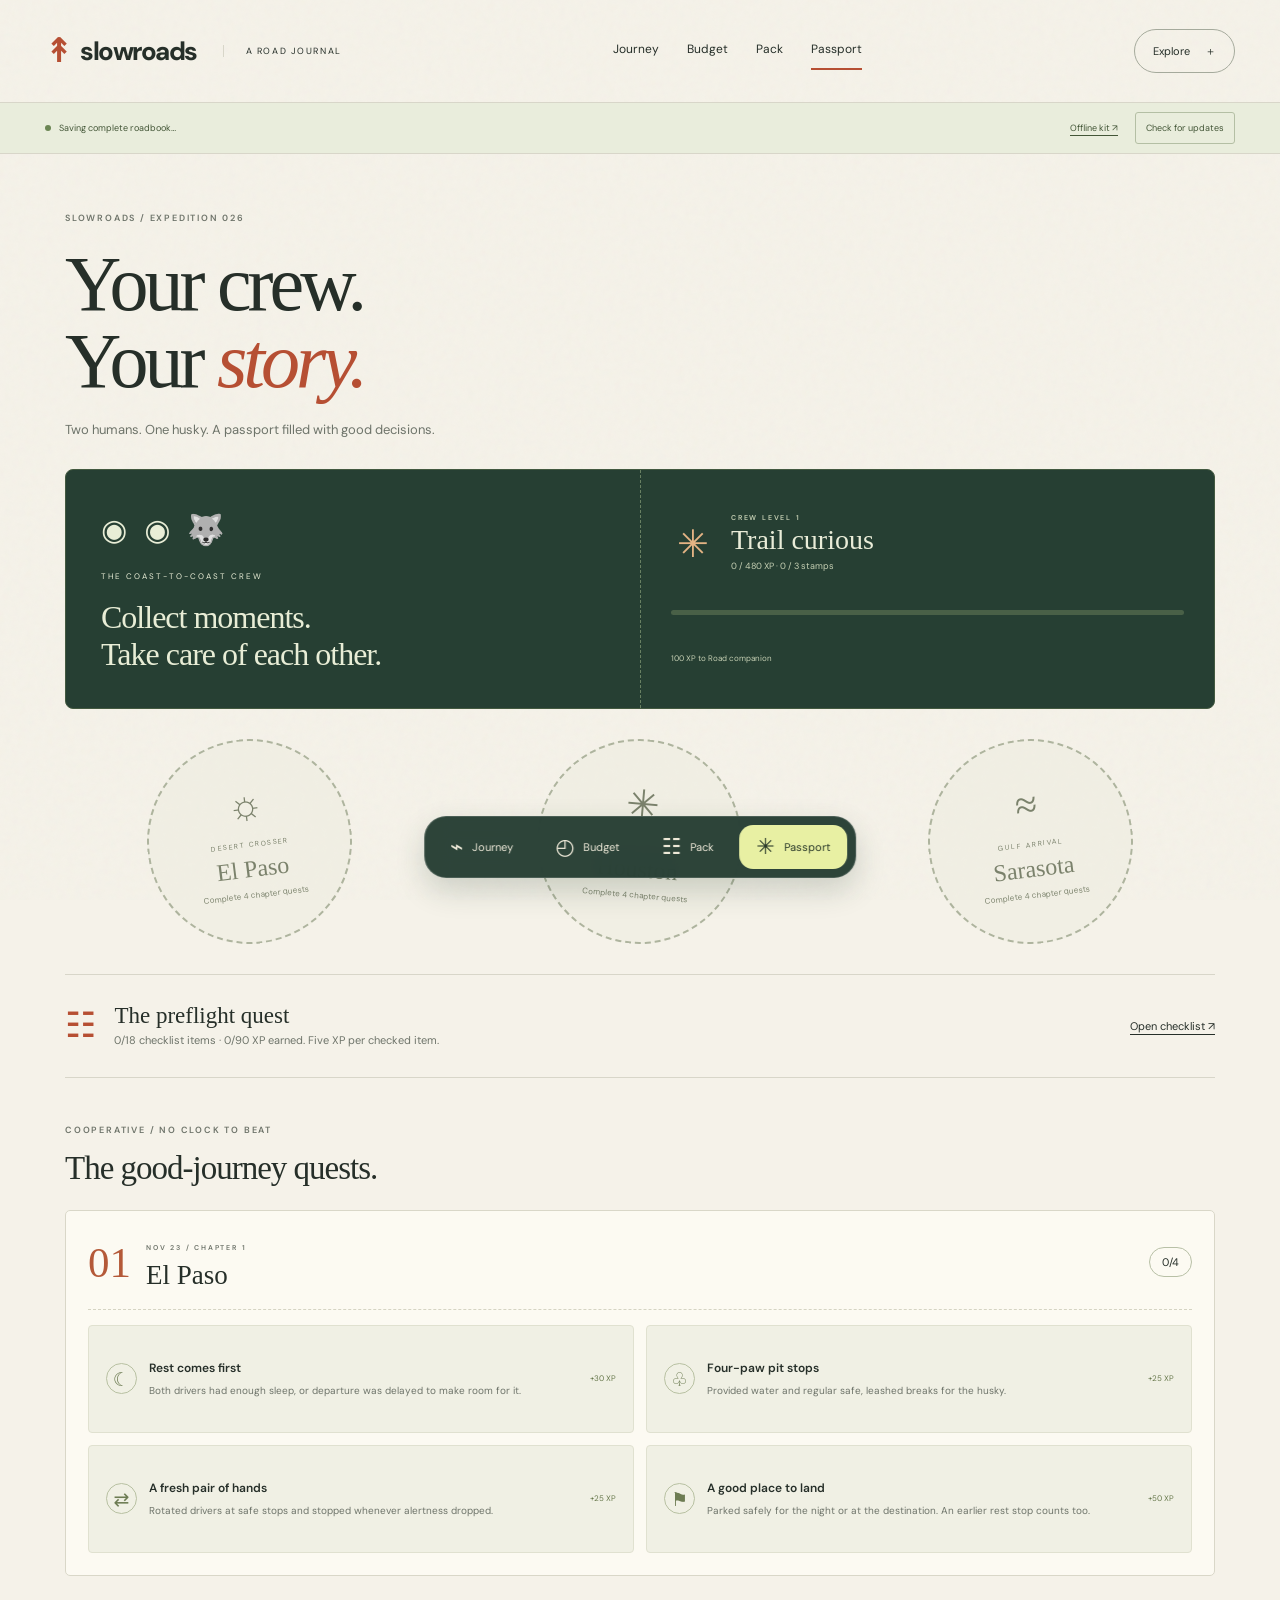
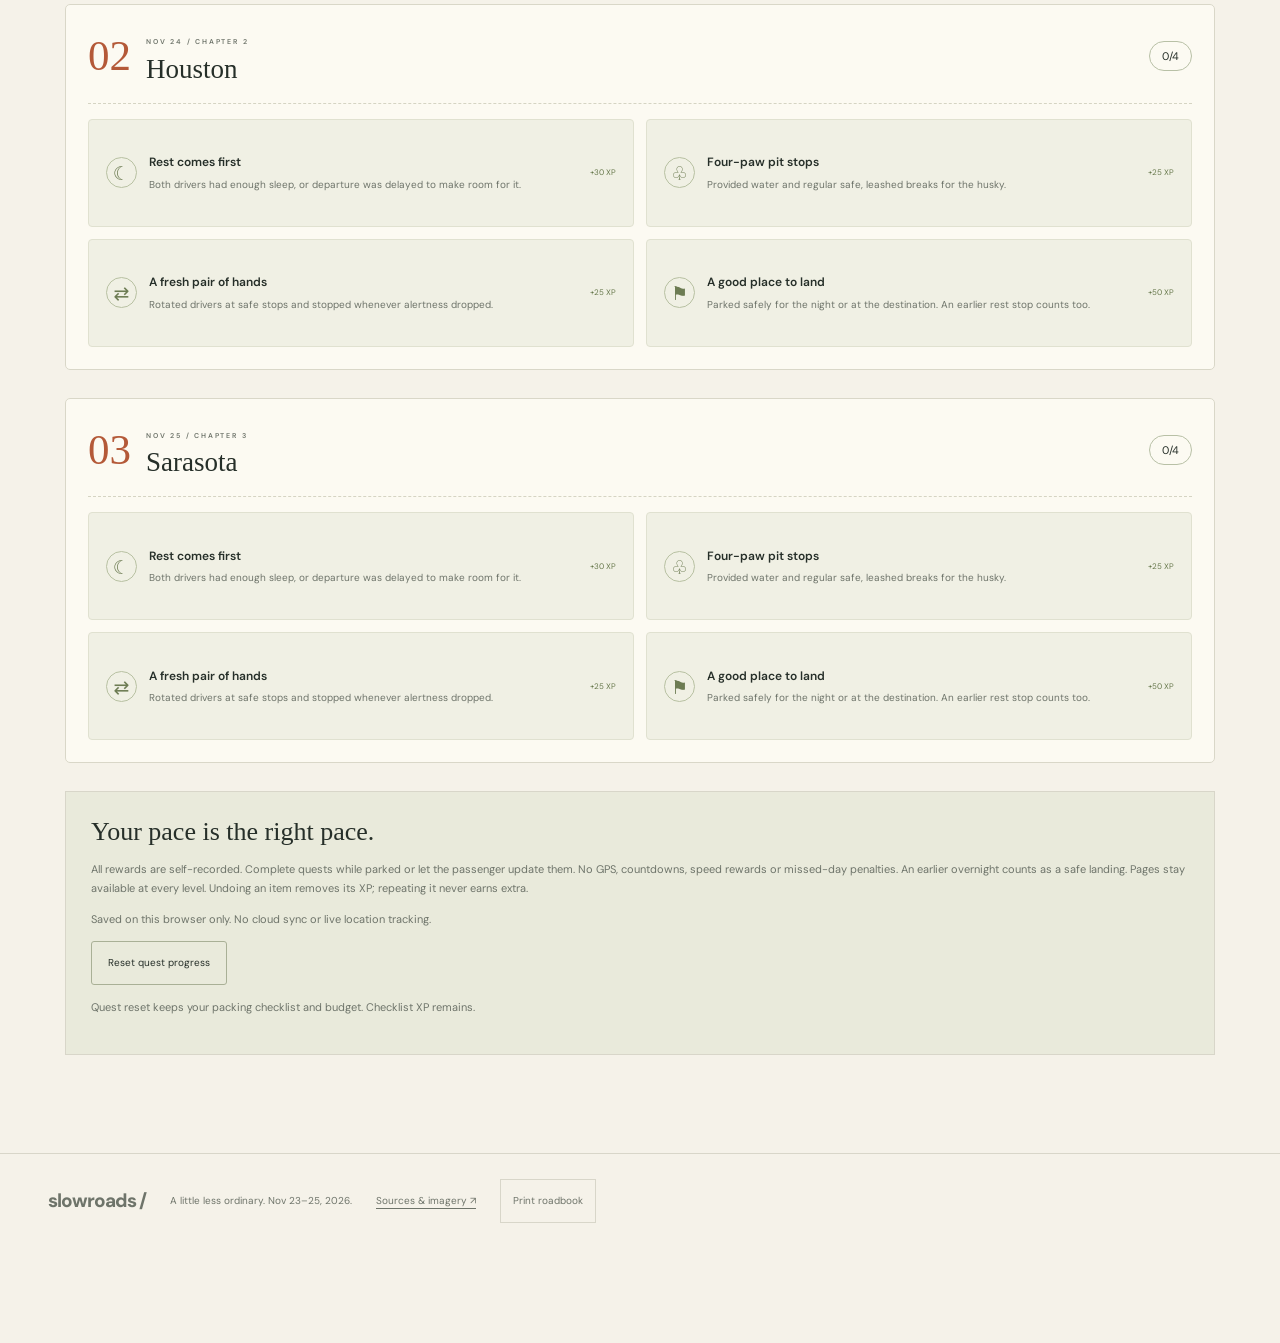
<file: passport.html>
<!doctype html>
<html lang="en"><head><meta charset="utf-8"><meta name="viewport" content="width=device-width,initial-scale=1"><meta name="theme-color" content="#233e36"><meta name="description" content="Plan B: a three-day road trip from Irvine to Sarasota with two drivers and a husky."><title>Crew passport — Slowroads</title><link rel="icon" href="assets/mark.svg" type="image/svg+xml"><link rel="stylesheet" href="assets/style.css"><script defer src="assets/data.js"></script><script defer src="assets/app.js"></script><script defer src="assets/game-core.js"></script><script defer src="assets/quests.js"></script><link rel="manifest" href="manifest.webmanifest"><meta name="apple-mobile-web-app-capable" content="yes"><script defer src="assets/offline.js"></script></head><body><a class="skip" href="#main">Skip to content</a><div id="app"></div><noscript>This prototype needs JavaScript to show its itinerary. The complete route data is in assets/data.js.</noscript></body></html>
</file>
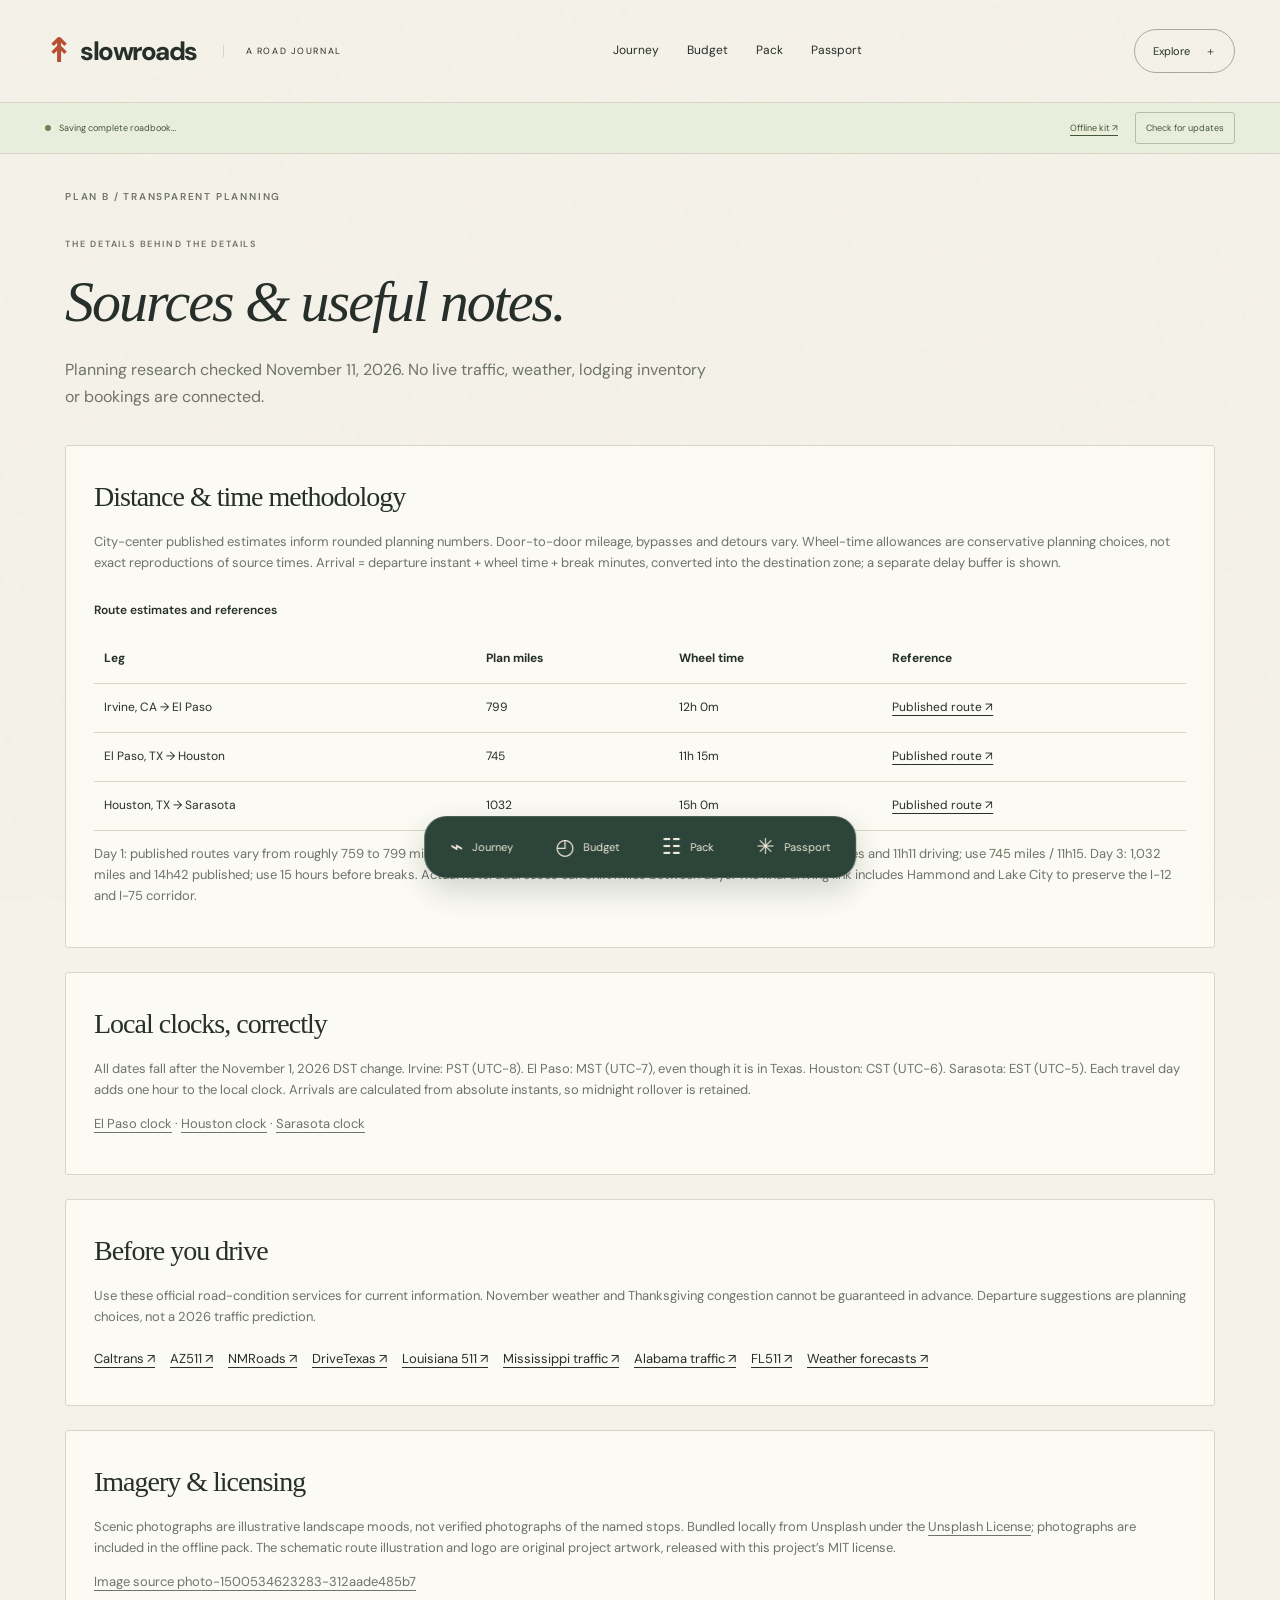
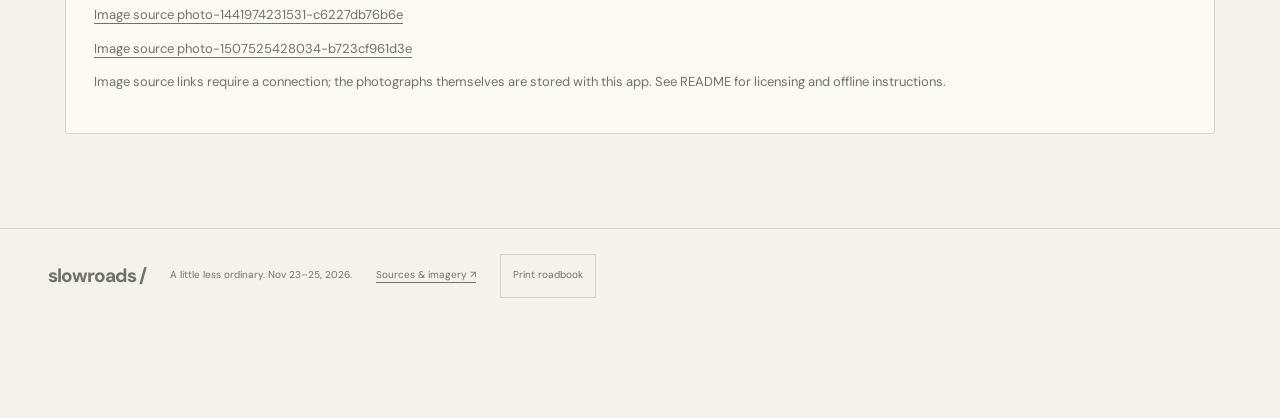
<file: sources.html>
<!doctype html>
<html lang="en"><head><meta charset="utf-8"><meta name="viewport" content="width=device-width,initial-scale=1"><meta name="theme-color" content="#233e36"><meta name="description" content="Plan B: a three-day road trip from Irvine to Sarasota with two drivers and a husky."><title>Sources & notes — Slowroads</title><link rel="icon" href="assets/mark.svg" type="image/svg+xml"><link rel="stylesheet" href="assets/style.css"><script defer src="assets/data.js"></script><script defer src="assets/app.js"></script><script defer src="assets/game-core.js"></script><script defer src="assets/quests.js"></script><link rel="manifest" href="manifest.webmanifest"><meta name="apple-mobile-web-app-capable" content="yes"><script defer src="assets/offline.js"></script></head><body><a class="skip" href="#main">Skip to content</a><div id="app"></div><noscript>This prototype needs JavaScript to show its itinerary. The complete route data is in assets/data.js.</noscript></body></html>
</file>
<file: assets/style.css>
@import url('https://fonts.googleapis.com/css2?family=DM+Sans:wght@400;500;600;700&family=Manrope:wght@400;500;600;700;800&display=swap');
:root{--ink:#243d35;--muted:#68746b;--cream:#f7f7f0;--line:#dce1d7;--orange:#b76c3e;--serif:Georgia,'Times New Roman',serif}*{box-sizing:border-box}body{margin:0;background:var(--cream);color:var(--ink);font:15px/1.65 'DM Sans',system-ui,sans-serif}a{color:inherit;text-underline-offset:4px}button,input{font:inherit}button,a,input{-webkit-tap-highlight-color:transparent}button{cursor:pointer}a:focus-visible,button:focus-visible,input:focus-visible{outline:3px solid #c16c32;outline-offset:5px}img{display:block;max-width:100%}h1,h2,h3,p{margin:0}h1,h2{font-family:var(--serif);font-weight:400;line-height:1.1}h2{font-size:33px;letter-spacing:-1px}h3{font-size:21px;font-weight:600;line-height:1.3}p{color:var(--muted)}.skip{position:fixed;top:-100px;left:20px;background:white;padding:12px;z-index:99}.skip:focus{top:10px}.sidebar{width:242px;position:fixed;inset:0 auto 0 0;border-right:1px solid var(--line);padding:35px 24px 20px;overflow-y:auto;background:#f0f2e9}.brand{font-family:Manrope,system-ui;font-size:26px;font-weight:800;text-decoration:none;letter-spacing:-1.5px;display:block}.brand img{width:31px;display:inline-block;vertical-align:middle;margin-right:6px}.brand>span{display:block;font:8px/1.5 'DM Sans',sans-serif;letter-spacing:2.1px;margin:8px 0 38px 3px}.trip-label,.eyebrow{font:600 10px/1.5 'DM Sans',sans-serif;letter-spacing:1.8px;color:var(--muted)}.sidebar-trip{font:28px/1.2 var(--serif);color:var(--ink);margin:12px 0 26px}.sidebar nav>a{display:flex;gap:13px;align-items:center;padding:10px 13px;border-radius:7px;text-decoration:none;color:#58675c;font-size:13px;margin-bottom:3px}.sidebar nav>a[aria-current]{background:#243e35;color:#fff}.sidebar nav>a:hover{background:#dfe5d7;color:var(--ink)}.itinerary-label{margin:26px 12px 12px}.sidebar .day-nav{padding:8px 12px}.number{font-size:11px;border:1px solid #bfc9b8;width:25px;height:25px;border-radius:50%;display:grid;place-items:center;flex-shrink:0}.day-nav small{display:block;font-size:10px;opacity:.7;margin-top:0}.crew{display:flex;gap:11px;border-top:1px solid var(--line);margin-top:28px;padding-top:18px;font-size:11px}.crew>span{font-size:30px}.crew small{display:block;color:var(--muted);font-size:10px}.main-wrap{margin-left:242px}.mobile-header,#mobile-nav{display:none}main{max-width:1370px;margin:auto;padding:30px 48px 60px}.topline{display:flex;align-items:center;justify-content:space-between;gap:15px;font-size:10px;letter-spacing:1.8px;font-weight:600;margin-bottom:24px;color:var(--muted)}.topline a{letter-spacing:.4px}.pill{border:1px solid #cbd6c5;border-radius:20px;padding:5px 12px;font-size:10px;letter-spacing:.2px;color:#426342}.hero{height:435px;border-radius:12px;overflow:hidden;position:relative;background:#6b6b51}.hero-img{width:100%;height:100%;object-fit:cover}.hero-shade{position:absolute;inset:0;background:linear-gradient(90deg,rgba(16,31,27,.81),rgba(16,31,27,.16)),linear-gradient(0deg,rgba(16,31,27,.3),transparent)}.hero-content{position:absolute;inset:44px auto auto 43px;color:#fff;width:85%}.eyebrow.light{color:#e6dfca}.hero h1{font-size:67px;letter-spacing:-2px;margin:22px 0 17px}.hero p{color:#f5eee0;font-size:15px}.hero p span{margin:0 12px}.button{display:inline-flex;align-items:center;gap:25px;padding:12px 20px;border-radius:5px;text-decoration:none;border:0;font-size:12px;font-weight:600;background:var(--ink);color:white;min-height:44px}.cream{background:#f3ecd9;color:var(--ink)}.hero .button{margin-top:28px}.hero-note{position:absolute;right:25px;bottom:23px;color:#fff;font-size:9px;letter-spacing:2px}.stats{display:grid;grid-template-columns:repeat(4,1fr);padding:28px 0;margin-bottom:36px;border-bottom:1px solid var(--line)}.stats>div{padding:0 24px;border-right:1px solid var(--line)}.stats>div:first-child{padding-left:0}.stats>div:last-child{border:0}.stats strong{display:block;font:600 23px/1.5 Manrope,system-ui;letter-spacing:-.7px}.stats span{font-size:11px;color:var(--muted)}.section-heading{display:flex;align-items:end;justify-content:space-between;margin:38px 0 24px;gap:25px}.section-heading h2{margin-top:9px}.section-heading p,.section-heading>span{font-size:12px;line-height:1.7;color:var(--muted)}.route-map{background:#e9ede0;border:1px solid #d8dfd0;border-radius:10px;overflow:hidden}.map-head{padding:25px 28px;display:flex;justify-content:space-between;align-items:center}.map-head h2{font-size:27px;margin-top:5px}.text-link{font-size:12px;font-weight:600;text-decoration:none;border-bottom:1px solid #9aa990;padding-bottom:3px}.route-map svg{width:100%;display:block}.route-map svg text{fill:#2f4b3d;font:600 13px system-ui}.route-map svg .state{fill:#8a9785;font:10px system-ui;letter-spacing:3px}.caption{font-size:10px;color:var(--muted)}.route-map .caption{padding:0 25px 16px}.notice{display:flex;gap:18px;background:#eceee3;padding:21px 24px;border-radius:7px;margin:24px 0}.notice>span{font-size:25px;color:#8c633f}.notice strong{font-size:13px;font-weight:600}.notice p{font-size:12px;margin-top:4px}.day-grid{display:grid;grid-template-columns:repeat(3,1fr);gap:22px}.day-card{background:#fffef9;border:1px solid var(--line);border-radius:9px;overflow:hidden;transition:transform .2s}.day-card:hover{transform:translateY(-4px)}.card-image{height:160px;display:block;position:relative;background:#89907a;overflow:hidden}.card-image img{height:100%;width:100%;object-fit:cover;transition:transform .4s}.day-card:hover img{transform:scale(1.04)}.image-number{position:absolute;top:13px;left:13px;background:#fffdf0e8;padding:4px 9px;border-radius:3px;font-size:9px;font-weight:600;letter-spacing:1px}.card-body{padding:22px}.card-body .eyebrow{font-size:9px}.card-body h3{font:29px var(--serif);margin:8px 0}.card-body p{font-size:11px}.card-meta{display:flex;justify-content:space-between;font-size:10px;border-top:1px solid var(--line);padding-top:13px;margin:18px 0}.bottom-cta{background:var(--ink);padding:35px;border-radius:9px;margin-top:40px;display:flex;align-items:center;justify-content:space-between;gap:25px}.bottom-cta h2{color:#fff5df;margin-top:12px;font-size:33px}.bottom-cta .button{flex-shrink:0}footer{display:flex;align-items:center;gap:24px;border-top:1px solid var(--line);padding:25px 48px;font-size:10px;color:var(--muted);flex-wrap:wrap}.footer-brand{font-weight:800;font-size:19px;letter-spacing:-1px;text-decoration:none}footer button{background:transparent;color:inherit;border:1px solid var(--line);padding:7px 12px;min-height:44px}.day-hero{height:340px}.day-hero h1{font-size:68px}.detail-grid{display:grid;grid-template-columns:1.35fr 1fr;gap:25px;margin:25px 0}.panel{background:#fffef9;border:1px solid var(--line);border-radius:9px;padding:28px;margin-bottom:24px}.panel h2{font-size:28px;margin:8px 0 18px}.panel p{font-size:13px;margin:12px 0}.accent{background:#e8eddf}.route-text{border-left:2px solid #bc7b47;padding-left:15px}.timeline{margin-top:30px}.stop{border-left:1px solid #c7cebc;padding:0 0 27px 25px;margin-left:5px;position:relative}.stop:last-child{border:0;padding-bottom:0}.stop-dot{position:absolute;width:11px;height:11px;left:-6px;top:3px;border-radius:50%;background:#b57a4d;border:2px solid #fffef9}.stop h3{font-size:18px;margin-top:5px}.stop p{margin:7px 0 0}.two-col{display:grid;grid-template-columns:1fr 1fr;gap:24px}.day-pagination{display:flex;justify-content:space-between;padding:24px 0;border-top:1px solid var(--line);gap:20px}.page-title{font-size:58px;margin:16px 0 23px;letter-spacing:-2px}.intro{max-width:650px;font-size:16px;margin-bottom:35px}.budget-form{display:grid;gap:15px}.budget-form label{display:flex;align-items:center;justify-content:space-between;gap:15px;font-size:12px}.budget-form input{width:100px;min-height:44px;border:1px solid #b6c2ac;border-radius:4px;background:white;padding:8px;color:var(--ink)}.secondary{background:transparent;color:var(--ink);border:1px solid #b9c5af;justify-content:center}.budget-total{display:block;font:60px var(--serif);margin:20px 0 30px}.budget-line{display:flex;justify-content:space-between;gap:20px;padding:13px 0;border-bottom:1px solid #ccd5c3;font-size:13px}.check-item{display:flex;gap:13px;align-items:start;border-bottom:1px solid var(--line);padding:16px 0;cursor:pointer;font-size:13px}.check-item:last-child{border:0}.check-item input{width:20px;height:20px;flex-shrink:0;accent-color:var(--ink);margin-top:1px}.check-item:has(input:checked) span{text-decoration:line-through;color:var(--muted)}#check-progress{margin-bottom:25px;color:var(--orange);font-weight:600}.table-scroll{overflow:auto}table{width:100%;border-collapse:collapse;font-size:12px}th,td{text-align:left;padding:14px 10px;border-bottom:1px solid var(--line)}caption{text-align:left;margin:15px 0;font-weight:600}.resource-links{display:flex;flex-wrap:wrap;gap:15px}.resource-links a{padding:8px 0;font-size:13px}button:hover,.button:hover{filter:brightness(.92)}
@media(min-width:1500px){main{padding-top:40px}.hero{height:490px}.hero-content{top:58px}.hero h1{font-size:79px}.day-hero{height:370px}.day-hero h1{font-size:70px}}
@media(max-width:1150px){.sidebar{width:205px;padding:28px 16px}.main-wrap{margin-left:205px}main{padding:25px 28px 45px}.stats strong{font-size:19px}.stats>div{padding:0 14px}.day-grid{grid-template-columns:repeat(2,1fr)}.hero h1{font-size:60px}.section-heading{align-items:start}.section-heading p{max-width:230px}.detail-grid{grid-template-columns:1.1fr 1fr}.panel{padding:22px}footer{padding:25px 28px}}
@media(max-width:800px){.sidebar{display:none}.main-wrap{margin-left:0}.mobile-header{display:flex;align-items:center;justify-content:space-between;padding:15px 22px;border-bottom:1px solid var(--line)}.mobile-brand{font-size:23px;font-weight:800;text-decoration:none;letter-spacing:-1px}.mobile-header button{border:1px solid var(--line);padding:9px 14px;border-radius:5px;background:transparent;color:var(--ink);min-height:44px}#mobile-nav:not([hidden]){display:grid;grid-template-columns:1fr 1fr;padding:15px 22px;gap:5px;background:#e9eddf}#mobile-nav a{padding:10px;text-decoration:none;font-size:13px}#mobile-nav a[aria-current]{background:var(--ink);color:white;border-radius:4px}.hero{height:430px}.hero h1{font-size:65px}.detail-grid{grid-template-columns:1fr}.detail-grid>.panel{margin:0}.stats strong{font-size:22px}.hero-content{left:30px}.topline{font-size:9px;letter-spacing:1px}.two-col{gap:18px}.day-hero{height:340px}}
@media(max-width:520px){main{padding:22px 18px 40px}.topline{margin-bottom:18px;gap:8px}.pill{font-size:8px;padding:5px 8px;white-space:nowrap}.hero{height:410px}.hero-content{inset:35px auto auto 24px}.hero h1{font-size:53px;line-height:1.05;margin-top:28px}.hero p{font-size:12px}.hero .eyebrow{font-size:8px;letter-spacing:1.3px}.hero .button{margin-top:24px}.hero-note{font-size:8px;right:18px;bottom:18px}.stats{grid-template-columns:1fr 1fr;gap:22px 0;padding:24px 0;margin-bottom:25px}.stats>div{padding:0 15px}.stats>div:nth-child(odd){padding-left:0}.stats>div:nth-child(2){border:0}.stats strong{font-size:22px}.stats span{font-size:10px}.section-heading{display:block;margin:30px 0 20px}.section-heading p{max-width:none;margin-top:13px}.section-heading h2{font-size:30px}.map-head{padding:20px;align-items:start;gap:12px}.map-head h2{font-size:24px}.map-head .text-link{font-size:10px;white-space:nowrap}.route-map svg{min-width:600px;width:100%;height:auto}.route-map{overflow:auto}.route-map .caption{min-width:280px}.notice{padding:18px;gap:12px}.day-grid{grid-template-columns:1fr;gap:20px}.card-image{height:200px}.card-body{padding:21px}.card-meta{font-size:12px}.bottom-cta{padding:26px;display:block}.bottom-cta h2{font-size:30px}.bottom-cta .button{margin-top:23px}.two-col{grid-template-columns:1fr;gap:0}.panel{padding:22px}.day-hero{height:340px}.day-hero h1{font-size:49px}.day-hero .hero-content{top:30px}.day-hero p{max-width:260px}.page-title{font-size:45px}.intro{font-size:14px}.budget-form label{font-size:12px}.budget-total{font-size:56px}.day-pagination{font-size:12px}footer{padding:24px 20px;gap:15px}footer span{width:100%}h2{font-size:29px}}
@media(prefers-reduced-motion:reduce){*{transition:none!important;scroll-behavior:auto!important}}
@media print{.sidebar,.mobile-header,#mobile-nav,footer,.button,.day-pagination,.skip{display:none!important}.main-wrap{margin:0}main{padding:0;max-width:none}.hero{height:190px;print-color-adjust:exact}.hero h1{font-size:43px;margin:5px 0}.hero-content{top:20px}.hero .eyebrow,.hero-note{display:none}.panel,.day-card,.notice{break-inside:avoid}.day-grid{grid-template-columns:repeat(2,1fr)}.detail-grid,.two-col{display:block}.route-map svg{min-width:0}.stats{margin-bottom:20px}.card-image{height:100px}body{font-size:11px}.page-title{font-size:35px}}
/* Expedition journal: a route-first interface, with a detachable day ticket. */
:root{--ink:#262f29;--muted:#6e746a;--cream:#f5f2e9;--line:#d8d6c9;--orange:#b64f33}.sidebar{display:none}.main-wrap{margin-left:0}body{background:var(--cream)}body:before{content:'';position:fixed;inset:0;pointer-events:none;opacity:.18;z-index:-1;background-image:url("data:image/svg+xml,%3Csvg viewBox='0 0 160 160' xmlns='http://www.w3.org/2000/svg'%3E%3Cfilter id='n'%3E%3CfeTurbulence type='fractalNoise' baseFrequency='.8' numOctaves='3' stitchTiles='stitch'/%3E%3C/filter%3E%3Crect width='100%25' height='100%25' opacity='.18' filter='url(%23n)'/%3E%3C/svg%3E")}main{max-width:1240px;padding:35px 45px 70px}.journal-header{max-width:1440px;margin:auto;padding:23px 45px;border-bottom:1px solid var(--line);display:flex;align-items:center;justify-content:space-between;gap:25px}.journal-brand{font-size:26px;font-weight:800;letter-spacing:-1.5px;text-decoration:none;display:flex;align-items:center;gap:8px}.journal-brand>span{color:var(--orange);font-size:34px}.journal-brand small{font:9px 'DM Sans',sans-serif;letter-spacing:1.6px;border-left:1px solid var(--line);margin-left:18px;padding-left:22px}.desktop-links{display:flex;gap:28px}.desktop-links a{font-size:12px;text-decoration:none;padding:8px 0}.desktop-links a[aria-current]{border-bottom:2px solid var(--orange)}#menu-toggle{background:transparent;border:1px solid #a5aa9c;border-radius:30px;padding:9px 18px;font-size:11px;color:var(--ink);min-height:44px}#menu-toggle span{margin-left:12px}.journal-header+#mobile-nav:not([hidden]){display:grid;grid-template-columns:repeat(4,1fr);gap:10px;padding:20px 45px;max-width:1440px;margin:auto;background:#e9eadc}.journal-header+#mobile-nav a{padding:12px;text-decoration:none;font-size:12px}.journey-dock{position:fixed;bottom:22px;left:50%;transform:translateX(-50%);display:flex;align-items:center;gap:8px;padding:8px;background:#253d32f5;color:#eee9d8;z-index:20;border:1px solid #ffffff25;border-radius:22px;box-shadow:0 12px 30px #22382a30;backdrop-filter:blur(12px)}.journey-dock a{display:flex;align-items:center;gap:9px;text-decoration:none;padding:9px 17px;border-radius:14px;min-height:44px}.journey-dock a>span{font-size:22px;line-height:1}.journey-dock small{font-size:11px}.journey-dock a[aria-current]{background:#e8f0a3;color:#293829}.journey-dock a:hover{background:#ffffff20}.atlas-top{display:flex;align-items:center;justify-content:space-between;font:10px 'DM Sans',sans-serif;letter-spacing:1.4px;padding:4px 0 20px}.edition{color:var(--muted)}.atlas-status{display:flex;align-items:center;gap:8px}.atlas-status i{height:6px;width:6px;border-radius:50%;background:var(--orange)}.atlas-heading{display:flex;justify-content:space-between;align-items:center;gap:30px;padding:25px 0 0}.atlas-heading h1{font-size:95px;line-height:.98;letter-spacing:-6px;margin:15px 0 23px}.atlas-heading h1 em{font-weight:400;color:var(--orange)}.atlas-heading p{font-size:13px;line-height:1.8}.compass{margin-right:90px;display:flex;align-items:center;flex-direction:column;transform:rotate(12deg);color:#8e9279}.compass>span{font-size:10px;letter-spacing:2px}.compass b{font-size:130px;line-height:1.25;font-weight:400}.compass small{font-size:8px;letter-spacing:2px}.atlas-layout{display:grid;grid-template-columns:1.55fr 1fr;gap:45px;align-items:center;margin-top:-95px}.route-playground{position:relative;min-height:570px;margin-top:100px;background:radial-gradient(ellipse at 15% 40%,#e6dcc35e,transparent 60%);overflow:hidden;border-bottom:1px solid var(--line)}.map-corner{position:absolute;top:20px;left:0}.map-corner p{font-size:11px;margin-top:5px}.expedition-road{width:100%;height:100%;position:absolute;inset:0;overflow:visible}.road-shadow{fill:none;stroke:#d8d5c4;stroke-width:23}.road-line{fill:none;stroke:#65735b;stroke-width:17}.road-dashes{fill:none;stroke:#e7e8d4;stroke-width:1.5;stroke-dasharray:8 10}.contour{position:absolute;width:280px;height:200px;border:1px solid #c4c6ac70;border-radius:40% 60% 35% 65%;box-shadow:0 0 0 14px #f5f2e9,0 0 0 15px #c4c6ac60,0 0 0 30px #f5f2e9,0 0 0 31px #c4c6ac50,0 0 0 46px #f5f2e9,0 0 0 47px #c4c6ac40;transform:rotate(-25deg);z-index:-1}.contour-a{left:-130px;top:100px}.contour-b{right:-160px;bottom:60px;transform:rotate(25deg)}.terrain{position:absolute;font-size:8px;letter-spacing:2px;color:#8d947e;transform:rotate(-8deg)}.terrain-one{top:175px;left:45px}.terrain-two{top:310px;right:40px}.terrain-three{bottom:110px;left:195px}.origin-pin{position:absolute;left:9%;top:11%;display:grid;grid-template-columns:25px 1fr;line-height:1.2}.origin-pin>span{grid-row:span 2;color:var(--orange);font-size:21px}.origin-pin small{font-size:8px;letter-spacing:1px}.origin-pin strong{font:23px var(--serif)}.waypoint{position:absolute;display:flex;align-items:center;gap:12px;background:transparent;border:0;color:var(--ink);padding:10px;text-align:left;min-height:64px}.waypoint-1{top:31%;left:49%}.waypoint-2{top:59%;left:17%}.waypoint-3{top:80%;left:70%}.waypoint-pin{display:grid;place-items:center;width:43px;height:43px;border-radius:50%;background:#f5f2e9;border:1px solid #66715b;box-shadow:0 0 0 6px #f5f2e9b3;font-size:11px;transition:all .2s}.waypoint[aria-pressed=true] .waypoint-pin{background:var(--orange);color:white;border-color:var(--orange);box-shadow:0 0 0 6px #e0b79d50}.waypoint:hover .waypoint-pin{transform:scale(1.12)}.waypoint-label small{font-size:8px;letter-spacing:1px;display:block}.waypoint-label strong{font:27px var(--serif);white-space:nowrap}.map-legend{position:absolute;bottom:13px;left:0;right:0;display:flex;justify-content:space-between;font-size:7px;letter-spacing:1px;color:var(--muted)}.journey-ticket{position:relative;background:#fffdf5;border:1px solid #d8d5c6;border-radius:8px;box-shadow:8px 11px 0 #dedccd66;transform:rotate(2deg);overflow:hidden;transition:transform .2s}.journey-ticket:hover{transform:rotate(0deg)}.ticket-top{display:flex;justify-content:space-between;font-size:8px;letter-spacing:1.7px;padding:17px 21px}.ticket-photo{height:205px;position:relative;margin:0 12px;overflow:hidden;border-radius:2px}.ticket-photo img{width:100%;height:100%;object-fit:cover}.ticket-stamp{position:absolute;bottom:16px;right:15px;color:#fff8d9;border:2px solid #fff8d9;border-radius:50%;width:70px;height:70px;display:grid;place-content:center;text-align:center;line-height:1.5;letter-spacing:2px;font-size:10px;transform:rotate(-15deg);background:#1c2c1c35}.ticket-body{padding:23px}.ticket-body h2{font:51px/1.1 var(--serif);letter-spacing:-2px;display:flex;justify-content:space-between;margin:7px 0 10px}.ticket-body h2>span{font:26px system-ui;color:var(--orange)}.ticket-body>p{font-size:11px}.ticket-metrics{border-top:1px dashed #c9c9b5;border-bottom:1px dashed #c9c9b5;padding:18px 0;display:grid;grid-template-columns:1fr 1fr;margin:21px 0 15px}.ticket-metrics>div:last-child{border-left:1px solid var(--line);padding-left:22px}.ticket-metrics strong{font:29px/1.2 Manrope,system-ui;font-weight:600;letter-spacing:-1.5px;display:block}.ticket-metrics small{font-size:7px;letter-spacing:1.5px;display:block;margin-top:5px;color:var(--muted)}.ticket-times{display:flex;justify-content:space-between;font-size:8px;gap:10px}.ticket-times b{display:block;font-size:10px;margin-top:4px;font-weight:500}.ticket-button{background:#dce89e;color:#283d2e;display:flex;justify-content:space-between;margin-top:22px;border-radius:3px;padding:13px 16px}.ticket-fine{text-align:center;margin-top:11px!important;font-size:8px!important}.expedition-strip{display:grid;grid-template-columns:1fr 1fr 1fr 1.2fr;padding:29px 0;border-bottom:1px solid var(--line);gap:20px;margin-top:30px}.expedition-strip>div,.expedition-strip>a{border-right:1px solid var(--line)}.expedition-strip>a{border:0;text-decoration:none}.expedition-strip span{display:block;font-size:8px;letter-spacing:1.5px;color:var(--muted)}.expedition-strip strong{display:block;font:30px var(--serif);margin-top:8px}.expedition-strip small{font:12px 'DM Sans',sans-serif}.expedition-strip b{font:25px system-ui;color:var(--orange)}.atlas-note{display:flex;gap:19px;align-items:center;padding:24px 0}.atlas-note p{font-size:11px;max-width:780px}.atlas-note strong{color:var(--ink)}.note-symbol{color:var(--orange);font-size:35px}.chapter-list{padding-top:20px}.chapter-row{display:flex;align-items:center;gap:30px;padding:25px 0;border-top:1px solid var(--line);text-decoration:none}.chapter-number{font:42px var(--serif);color:#a3a58c}.chapter-row h3{font:35px var(--serif);margin-top:5px}.chapter-row small{font-size:10px;color:var(--muted)}.chapter-distance{margin-left:auto;text-align:right;font-size:14px}.chapter-arrow{font-size:29px;color:var(--orange);transition:transform .2s}.chapter-row:hover .chapter-arrow{transform:translate(4px,-4px)}.chapter-tabs{display:flex;gap:8px;margin-bottom:25px}.chapter-tabs a{text-decoration:none;border:1px solid var(--line);border-radius:30px;font-size:12px;display:flex;gap:10px;align-items:center;padding:9px 18px;min-height:44px}.chapter-tabs span{font-size:10px;color:var(--orange)}.chapter-tabs [aria-current]{background:#dae69d;border-color:#dae69d}.cockpit-label{display:flex;justify-content:space-between;border-top:1px solid var(--line);padding:15px 0;font-size:9px;letter-spacing:1.8px;color:var(--orange)}.day-hero{border-radius:3px}.day-hero h1{font-style:italic;font-size:85px}.day-hero .hero-content{top:30px}.day-hero .button{background:#dce89e;border-radius:3px}.panel{border-radius:3px;background:#fbfaf3}.panel.accent{background:#e7ead7}.stats strong{font-family:var(--serif);font-weight:400;font-size:27px}.notice{border-radius:2px;background:#e9e8d9}.page-title{font-style:italic}.accent .budget-total{font-size:80px}.check-item input{accent-color:#b64f33}footer{padding-bottom:120px;max-width:1440px;margin:auto}.eyebrow{font-size:9px}.skip{z-index:100}
@media(min-width:1500px){.atlas-heading h1{font-size:106px}.atlas-layout{margin-top:-120px}.route-playground{min-height:600px}.journey-ticket{margin-top:0}.hero.day-hero{height:360px}}
@media(max-width:900px){.journal-header{padding:18px 28px}.journal-brand small{display:none}.atlas-heading h1{font-size:78px}.atlas-layout{gap:23px;margin-top:-35px;grid-template-columns:1.2fr 1fr}.compass{margin-right:25px}.compass b{font-size:100px}.route-playground{min-height:490px}.ticket-photo{height:150px}.ticket-body{padding:18px}.ticket-body h2{font-size:42px}.ticket-metrics strong{font-size:25px}.waypoint-label strong{font-size:22px}.waypoint-3{left:61%}.terrain-three{left:100px}.expedition-strip strong{font-size:25px}.desktop-links{gap:18px}}
@media(max-width:650px){main{padding:22px 20px 50px}.journal-header{padding:13px 20px}.journal-brand{font-size:24px}.journal-brand>span{font-size:30px}.desktop-links{display:none}.journal-header+#mobile-nav:not([hidden]){padding:15px 20px;grid-template-columns:1fr 1fr}.journal-header+#mobile-nav a{padding:11px}.atlas-top{font-size:8px;letter-spacing:1px;padding:0 0 15px}.atlas-heading{position:relative;padding-top:14px;align-items:start}.atlas-heading h1{font-size:69px;letter-spacing:-4px;line-height:.98;margin-top:15px;margin-bottom:21px}.atlas-heading p{font-size:11px}.atlas-heading .eyebrow{font-size:8px;letter-spacing:1.2px}.compass{position:absolute;right:0;bottom:10px;margin:0;opacity:.7}.compass b{font-size:65px}.compass small{display:none}.compass>span{font-size:8px}.atlas-layout{grid-template-columns:1fr;margin-top:20px;gap:20px}.route-playground{margin-top:0;min-height:380px}.map-corner{top:10px}.map-corner .eyebrow{font-size:8px}.map-corner p{font-size:9px}.expedition-road{top:25px}.origin-pin{top:18%;left:10%}.origin-pin small{font-size:6px}.origin-pin strong{font-size:20px}.waypoint{gap:7px;padding:7px}.waypoint-pin{width:34px;height:34px;font-size:9px}.waypoint-label small{font-size:7px}.waypoint-label strong{font-size:22px}.waypoint-1{top:34%;left:46%}.waypoint-2{top:59%;left:17%}.waypoint-3{top:79%;left:65%}.waypoint-3 .waypoint-label{position:absolute;right:44px;text-align:right}.terrain{font-size:6px;letter-spacing:1px}.terrain-one{top:150px;left:20px}.terrain-two{top:230px;right:10px}.terrain-three{bottom:75px;left:115px}.map-legend{font-size:6px;letter-spacing:.4px;bottom:4px}.journey-ticket{transform:rotate(-1deg);margin:10px 4px 8px;box-shadow:5px 7px 0 #dedccd66}.ticket-top{padding:15px 18px}.ticket-photo{height:170px}.ticket-body{padding:21px}.ticket-body h2{font-size:48px}.ticket-metrics strong{font-size:30px}.ticket-times{font-size:8px}.ticket-times b{font-size:11px}.ticket-button{font-size:12px;min-height:48px}.expedition-strip{grid-template-columns:1fr 1fr;gap:23px 18px;margin-top:25px;padding:23px 0}.expedition-strip>div:nth-child(2){border:0}.expedition-strip strong{font-size:31px}.expedition-strip span{font-size:7px}.expedition-strip small{font-size:11px}.atlas-note{gap:12px;align-items:start;padding-top:22px}.atlas-note p{font-size:10px}.note-symbol{font-size:28px;line-height:1.3}.chapter-list{padding-top:0}.chapter-list h2{font-size:29px}.chapter-row{gap:15px;padding:20px 0}.chapter-number{font-size:32px}.chapter-row h3{font-size:29px}.chapter-row small{font-size:8px}.chapter-distance{font-size:12px;min-width:65px}.chapter-arrow{font-size:22px}.journey-dock{bottom:max(14px,env(safe-area-inset-bottom));width:calc(100% - 36px);max-width:390px;border-radius:20px;justify-content:space-around;padding:7px;gap:0}.journey-dock a{flex:1;flex-direction:column;gap:4px;padding:7px 5px;border-radius:14px;min-height:51px}.journey-dock a>span{font-size:23px}.journey-dock small{font-size:9px}.chapter-tabs{gap:5px;justify-content:space-between;margin-bottom:18px}.chapter-tabs a{font-size:10px;padding:7px 10px;gap:5px;border-radius:20px}.chapter-tabs span{font-size:8px}.cockpit-label{font-size:8px;padding:12px 0}.day-hero h1{font-size:57px}.day-hero .hero-content{top:28px;left:23px}.day-hero{height:330px}.stats strong{font-size:24px}.stats>div:nth-child(3) strong,.stats>div:nth-child(4) strong{font-size:21px}.panel h2{font-size:29px}.page-title{font-size:47px}.budget-form label{font-size:11px}.accent .budget-total{font-size:66px}footer{padding-bottom:125px}.notice p{font-size:11px}}
@media print{.journal-header,.journey-dock,.chapter-tabs,#mobile-nav,.cockpit-label{display:none!important}.atlas-heading h1{font-size:50px}.atlas-layout{margin:0;gap:20px}.route-playground{min-height:400px;margin:0}.journey-ticket{transform:none;box-shadow:none}.atlas-heading .compass{display:none}.expedition-strip strong{font-size:25px}footer{display:none}.ticket-photo{height:100px}.chapter-list{break-before:page}}

.journey-ticket{scroll-margin-top:24px}.atlas-heading h1{overflow-wrap:normal}@media(max-width:360px){.atlas-heading h1{font-size:60px}.chapter-tabs a{padding:7px;font-size:9px}.waypoint-label strong{font-size:20px}}
/* Cooperative expedition quests */
.crew-quest{margin:15px 0 28px}.quest-rank{display:grid;grid-template-columns:48px 1fr auto;align-items:center;gap:9px 15px;background:#e8ecd5;border:1px solid #d5dcc1;padding:18px 23px;border-radius:5px}.rank-medal{width:44px;height:44px;display:grid;place-items:center;color:#b14e33;font-size:38px;line-height:1}.rank-copy{display:flex;flex-direction:column}.rank-copy .eyebrow{font-size:7px}.rank-copy strong{font:23px var(--serif)}.rank-copy>span:last-child{font-size:9px;margin-top:3px;color:var(--muted)}.passport-link{font-size:10px;text-decoration:none;border-bottom:1px solid #a4af90;padding:6px 0}.xp-track{grid-column:2/4;background:#ced6ba;height:5px;border-radius:10px;overflow:hidden}.xp-track>span{display:block;background:#617347;height:100%;transition:width .3s}.rank-next{grid-column:2/4;font-size:8px}.quest-preview{display:flex;align-items:center;gap:13px;padding:15px 23px;border:1px solid var(--line);border-top:0;background:#faf8ef}.quest-preview-icon{font-size:25px}.quest-preview strong{font-size:11px;font-weight:600}.quest-preview p{font-size:9px}.quest-preview>a{margin-left:auto;white-space:nowrap;font-size:10px}.quest-intro{padding:20px 0 5px}.quest-intro p{font-size:11px}.mission-chapter{margin:16px 0 28px;background:#fcfaf2;border:1px solid #d9d7c8;border-radius:5px;padding:22px}.mission-head{display:flex;align-items:center;gap:15px;padding-bottom:18px;border-bottom:1px dashed #d5d4c3;margin-bottom:15px}.quest-day{font:43px var(--serif);color:#b45938}.mission-head h3{font:27px var(--serif);margin-top:2px}.mission-head .eyebrow{font-size:7px}.mission-count{margin-left:auto;border:1px solid #b8c0a6;border-radius:20px;padding:5px 12px;font-size:11px}.mission-grid{display:grid;grid-template-columns:1fr 1fr;gap:12px}.mission{display:flex;align-items:center;gap:12px;min-height:108px;text-align:left;background:#f0f0e4;border:1px solid #e0e1d0;border-radius:4px;padding:17px;color:var(--ink)}.mission:hover{border-color:#839469;filter:none;background:#e9ecd8}.mission-icon{height:31px;width:31px;display:grid;place-items:center;flex-shrink:0;border:1px solid #b8c1a2;border-radius:50%;font-size:19px;color:#6d7c53}.mission-copy{display:flex;flex-direction:column}.mission-copy strong{font-size:12px;font-weight:600}.mission-copy small{font-size:10px;line-height:1.6;color:var(--muted);margin-top:4px}.mission-xp{margin-left:auto;font-size:8px;white-space:nowrap;color:#67784c}.mission-complete{background:#e3ebce;border-color:#afbd96}.mission-complete .mission-icon{background:#566d3d;color:#fff;border-color:#566d3d}.mission-complete .mission-xp{color:#556c3c}.passport-heading h1{font:78px/.99 var(--serif);letter-spacing:-4px;margin:16px 0 20px}.passport-heading h1 em{color:var(--orange)}.passport-heading>p{font-size:13px;margin-bottom:28px}.passport-cover{display:grid;grid-template-columns:1fr 1fr;gap:0;overflow:hidden;border-radius:8px;background:#263f33;color:#e8edd6;border:1px solid #435940}.passport-crew{padding:35px}.passport-crew>span{font-size:30px;display:block;letter-spacing:5px}.passport-crew small{font-size:8px;letter-spacing:2px;display:block;margin:16px 0}.passport-crew h2{font:32px var(--serif)}.passport-cover .quest-rank{background:transparent;color:#e9ecd8;border:0;border-left:1px dashed #688062;border-radius:0;padding:30px;grid-template-columns:45px 1fr}.passport-cover .rank-copy>span:last-child,.passport-cover .rank-next{color:#c6d0b4}.passport-cover .rank-copy .eyebrow{color:#c6d0b4}.passport-cover .passport-link{display:none}.passport-cover .xp-track,.passport-cover .rank-next{grid-column:1/3}.passport-cover .rank-copy strong{font-size:28px}.passport-cover .rank-medal{color:#e3b384}.passport-cover .xp-track{background:#496047}.passport-cover .xp-track>span{background:#dbe99e}.passport-stamps{display:grid;grid-template-columns:repeat(3,1fr);padding:30px 0;gap:22px}.passport-stamp{display:flex;flex-direction:column;align-items:center;justify-content:center;border:2px dashed #aeb49e;border-radius:50%;aspect-ratio:1;max-width:205px;width:100%;justify-self:center;color:#7b826c;transform:rotate(-7deg);position:relative;background:#e9eadb55}.passport-stamp:nth-child(2){transform:rotate(5deg)}.passport-stamp .stamp-symbol{font:40px var(--serif);line-height:1.2}.passport-stamp>span:not(.stamp-symbol){font-size:7px;letter-spacing:1.5px;margin-top:10px}.passport-stamp strong{font:24px var(--serif);margin:6px 0}.passport-stamp small{font-size:8px}.stamp-earned{border:3px double #ad5137;color:#ad5137;background:#ebd0b533;box-shadow:inset 0 0 0 5px #f5f2e9,inset 0 0 0 6px #ad5137}.prep-quest{display:flex;align-items:center;gap:18px;border-top:1px solid var(--line);border-bottom:1px solid var(--line);padding:22px 0}.prep-quest>span{font-size:35px;color:var(--orange)}.prep-quest strong{font:23px var(--serif)}.prep-quest p{font-size:11px}.prep-quest>a{margin-left:auto;font-size:11px}.quest-rules{padding:25px;border:1px solid var(--line);background:#e9eadb}.quest-rules h3{font:26px var(--serif)}.quest-rules p{font-size:11px;margin:13px 0}.reset-quest{background:transparent;border:1px solid #a9b096;border-radius:3px;min-height:44px;padding:10px 16px;font-size:10px;margin-right:10px;color:var(--ink)}.quest-inline-note{font-size:11px;border:1px solid var(--line);border-top:0;padding:14px 22px}.quest-toast{position:fixed;bottom:105px;left:50%;transform:translateX(-50%);max-width:90%;background:#b65437;color:#fff6df;border-radius:8px;padding:13px 22px;z-index:35;box-shadow:0 4px 20px #3b3e2720;font-size:12px;text-align:center;pointer-events:none}.quest-toast:empty{display:none}.waypoint-earned .waypoint-pin:after{content:'✓';position:absolute;right:-3px;bottom:0;background:#dce89e;border-radius:50%;height:15px;width:15px;font-size:9px;display:grid;place-items:center;color:#263f33}.waypoint-pin{position:relative}
@media(max-width:650px){.crew-quest{margin:10px 0 23px}.quest-rank{grid-template-columns:36px 1fr auto;gap:8px 10px;padding:14px}.rank-medal{font-size:30px;width:32px}.rank-copy strong{font-size:21px}.rank-copy>span:last-child{font-size:8px}.passport-link{font-size:8px}.rank-next{font-size:7px}.quest-preview{padding:12px 14px;gap:10px}.quest-preview strong{font-size:10px}.quest-preview p{font-size:8px}.quest-preview>a{font-size:9px}.quest-preview-icon{font-size:23px}.mission-grid{grid-template-columns:1fr;gap:9px}.mission-chapter{padding:17px;margin-top:13px}.mission{padding:15px;min-height:100px;gap:10px}.mission-copy strong{font-size:12px}.mission-copy small{font-size:10px}.mission-xp{font-size:7px}.mission-head h3{font-size:25px}.passport-heading h1{font-size:65px}.passport-heading>p{font-size:11px}.passport-cover{grid-template-columns:1fr}.passport-crew{padding:27px}.passport-crew h2{font-size:30px}.passport-cover .quest-rank{border-left:0;border-top:1px dashed #688062;padding:23px;gap:10px;grid-template-columns:36px 1fr}.passport-stamps{gap:8px;padding:23px 0}.passport-stamp .stamp-symbol{font-size:26px}.passport-stamp>span:not(.stamp-symbol){font-size:5px;letter-spacing:.4px;margin-top:4px}.passport-stamp strong{font-size:16px;margin:4px 0}.passport-stamp small{font-size:5px}.prep-quest{gap:10px}.prep-quest strong{font-size:21px}.prep-quest p{font-size:9px}.prep-quest>a{font-size:9px;max-width:74px}.quest-rules{padding:20px}.quest-toast{bottom:105px;font-size:10px;padding:12px 18px;width:max-content;max-width:calc(100% - 40px)}.atlas-heading h1{font-size:64px}}
@media print{.quest-toast{display:none}.mission{break-inside:avoid}.passport-cover{print-color-adjust:exact}.crew-quest{break-inside:avoid}}
.offline-bar{max-width:1350px;margin:0 auto;padding:9px 45px;display:flex;align-items:center;gap:17px;font-size:9px;border-bottom:1px solid #d8d6c9;background:#e9eddc;color:#435637}.offline-bar>div{display:flex;align-items:center;gap:8px;flex:1}.connection-dot{width:6px;height:6px;background:#6b8654;border-radius:50%;flex-shrink:0}.offline-bar a{white-space:nowrap}.offline-bar button{background:transparent;color:inherit;border:1px solid #b4bfa4;border-radius:3px;padding:5px 10px;font-size:9px;min-height:32px}.offline-bar button:disabled{opacity:.5;cursor:default}.connection-offline{background:#eee3cc;color:#6b4e27}.connection-offline .connection-dot{background:#a76b36}#offline-notes{width:100%;display:block;margin:12px 0;background:#fffef8;color:var(--ink);border:1px solid #b5bca8;border-radius:4px;padding:15px;font:13px/1.7 system-ui;resize:vertical}.offline-actions{display:flex;gap:12px;flex-wrap:wrap}.panel ol,.panel ul{padding-left:22px;font-size:13px;color:var(--muted)}.panel li{margin:10px 0}@media(max-width:650px){.offline-bar{padding:9px 20px;flex-wrap:wrap;gap:5px 12px;font-size:8px}.offline-bar>div{flex-basis:75%}.offline-bar button{margin-left:auto;font-size:8px;min-height:32px}.offline-bar a{font-size:8px}.offline-actions .button{font-size:10px}}@media print{.offline-bar,.offline-actions{display:none!important}#offline-notes{height:auto;min-height:180px;overflow:visible}}

.notes-print{display:none}@media print{#offline-notes{display:none}.notes-print{display:block;white-space:pre-wrap;overflow-wrap:anywhere;font:12px/1.6 system-ui}}
</file>
